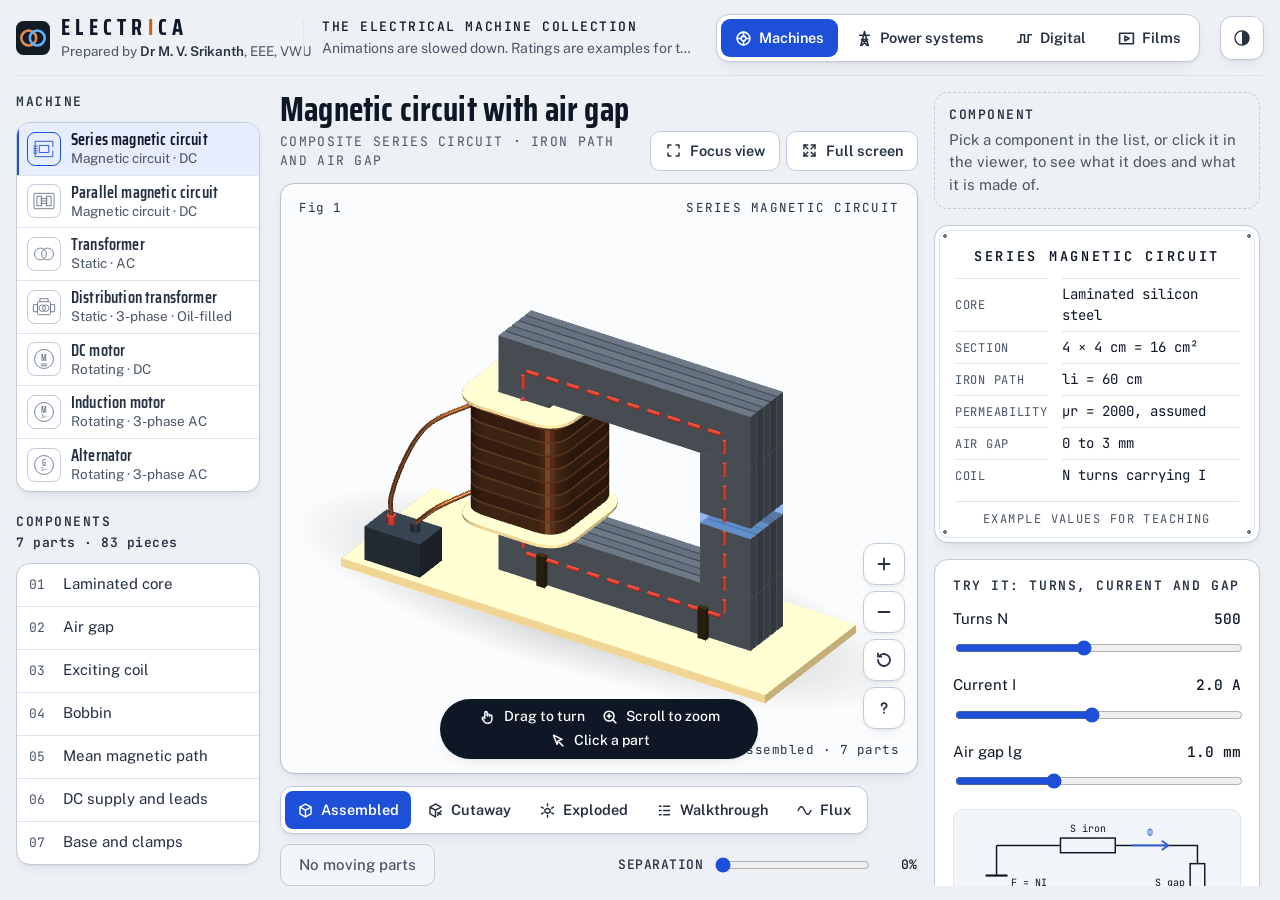
<file: index.html>
<!doctype html>
<html lang="en">
<head>
  <meta charset="utf-8">
  <meta name="viewport" content="width=device-width, initial-scale=1, viewport-fit=cover">
  <title>Electrica Machine Atlas</title>
  <meta name="description" content="Interactive 3D explorer of electrical machines: magnetic circuits, transformers, DC motor, induction motor and alternator, part by part, with the magnetic flux.">
  <link rel="icon" href="favicon.svg" type="image/svg+xml">
  <script>try { var t = localStorage.getItem('electrica-theme'); if (t === 'light' || t === 'dark') document.documentElement.setAttribute('data-theme', t); } catch (e) {}</script>
  <link rel="preconnect" href="https://fonts.googleapis.com">
  <link rel="preconnect" href="https://fonts.gstatic.com" crossorigin>
  <link href="https://fonts.googleapis.com/css2?family=Saira+Condensed:wght@500;600;700&family=Public+Sans:wght@400;500;600;700&family=JetBrains+Mono:wght@400;500;600&display=swap" rel="stylesheet">
  <link rel="stylesheet" href="css/base.css">
  <link rel="stylesheet" href="css/style.css">
  <link rel="stylesheet" href="css/fresh.css">
</head>
<body>
<div class="app" id="app">
  <header class="top">
    <div class="brand">
      <svg class="logo" viewBox="0 0 32 32" aria-hidden="true"><rect width="32" height="32" rx="7" fill="#121C25"/><circle cx="12" cy="16" r="7" fill="none" stroke="#E38A50" stroke-width="2.4"/><circle cx="20" cy="16" r="7" fill="none" stroke="#5DB1FF" stroke-width="2.4"/></svg>
      <div class="brand-t">
        <p class="word">Electr<span>i</span>ca</p>
        <p class="credit">Prepared by <b>Dr M. V. Srikanth</b>, EEE, VWU</p>
      </div>
    </div>
    <div class="section">
      <p class="sec-t">The electrical machine collection</p>
      <p class="sec-s">Animations are slowed down. Ratings are examples for teaching.</p>
    </div>
    <nav class="sitenav" aria-label="Sections">
      <a href="index.html" aria-current="page"><svg viewBox="0 0 16 16" aria-hidden="true"><circle cx="8" cy="8" r="6"/><circle cx="8" cy="8" r="2.2"/><path d="M8 2v3.8M8 10.2V14M2 8h3.8M10.2 8H14"/></svg>Machines</a>
      <a href="substation.html"><svg viewBox="0 0 16 16" aria-hidden="true"><path d="M8 1.5 4.5 14.5M8 1.5l3.5 13M3.5 5h9M5.2 9h5.6M5.9 9l4.6 5.5M10.1 9l-4.6 5.5"/></svg>Power systems</a>
      <a href="digital.html"><svg viewBox="0 0 16 16" aria-hidden="true"><path d="M1.5 11.5h3v-7h3.5v7h3.5v-7h3"/></svg>Digital</a>
      <a href="films.html"><svg viewBox="0 0 16 16" aria-hidden="true"><rect x="1.5" y="3" width="13" height="10"/><path d="M6.5 5.8v4.4L10.4 8z"/></svg>Films</a>
    </nav>
    <button type="button" class="theme-btn" id="themeBtn" data-mode="auto" aria-label="Colour theme">
      <svg class="i-auto" viewBox="0 0 24 24" aria-hidden="true"><circle cx="12" cy="12" r="8.5"/><path class="fillc" d="M12 3.5a8.5 8.5 0 0 1 0 17z"/></svg>
      <svg class="i-light" viewBox="0 0 24 24" aria-hidden="true"><circle cx="12" cy="12" r="4"/><path d="M12 2.5v2.2M12 19.3v2.2M2.5 12h2.2M19.3 12h2.2M5.3 5.3l1.6 1.6M17.1 17.1l1.6 1.6M5.3 18.7l1.6-1.6M17.1 6.9l1.6-1.6"/></svg>
      <svg class="i-dark" viewBox="0 0 24 24" aria-hidden="true"><path d="M20 14.5A8.5 8.5 0 0 1 9.5 4a8.5 8.5 0 1 0 10.5 10.5z"/></svg>
    </button>
  </header>

  <div class="rail">
    <section class="mach" aria-labelledby="machH">
      <h2 class="eyebrow" id="machH">Machine</h2>
      <div class="machines" id="machines"></div>
    </section>

    <section class="partsSec" aria-labelledby="partsH">
      <h2 class="eyebrow" id="partsH">Components <span id="count"></span></h2>
      <ol class="parts" id="parts"></ol>
    </section>
  </div>

  <main class="bay">
    <div class="viewer" id="viewer">
      <div class="vhead">
        <div class="bay-head">
          <h1 id="mName">Electrical machines</h1>
          <p id="mSub">Loading</p>
        </div>
        <div class="viewtools">
          <button type="button" class="tool" id="focusBtn" aria-pressed="false">Focus view</button>
          <button type="button" class="tool" id="fsBtn" hidden>Full screen</button>
        </div>
      </div>
      <!-- the figure card: Fig number, title, hint and live readout sit in its corners -->
      <div class="stage" id="stage">
        <div class="markers" id="markers" hidden></div>
        <div class="status" id="status">Preparing machine geometry</div>
        <p class="corner c-fig" id="cFig">Fig 1</p>
        <p class="corner c-title" id="cTitle"></p>
        <p class="corner c-hint" title="Drag to orbit · Scroll or pinch to zoom · Click a part">Drag to orbit · Click a part</p>
        <p class="corner c-read" id="cRead"></p>
        <div class="scope" id="scope" hidden>
          <div class="legend" id="legend"></div>
          <canvas id="scopeC" aria-label="Waveforms for this machine"></canvas>
          <p class="scope-note" id="scopeNote"></p>
        </div>
      </div>
      <div class="dock">
        <div class="walk" id="walk" hidden>
          <button type="button" id="prev">Previous</button>
          <p id="walkText"></p>
          <button type="button" id="next">Next</button>
        </div>
        <div class="controls">
          <div class="seg" role="group" aria-label="View">
            <button type="button" data-mode="assembled" aria-pressed="true">Assembled</button>
            <button type="button" data-mode="cutaway" aria-pressed="false">Cutaway</button>
            <button type="button" data-mode="exploded" aria-pressed="false">Exploded</button>
            <button type="button" data-mode="walkthrough" aria-pressed="false">Walkthrough</button>
            <button type="button" data-mode="flux" aria-pressed="false">Flux</button>
          </div>
          <button type="button" class="run" id="run" aria-pressed="false">Run</button>
          <label class="slider" for="sep">Separation <input type="range" id="sep" min="0" max="100" value="0"><output id="sepOut" for="sep">0%</output></label>
        </div>
      </div>
    </div>
  </main>

  <aside class="info" id="info">
    <section class="detail empty" id="detail" aria-live="polite"></section>
    <section class="plate" id="plate" aria-label="Rating plate"></section>
    <section class="calc" id="calc" hidden></section>
    <section class="principle" id="principle"></section>
  </aside>
</div>

<!-- Header theme switch (light, dark or follow the computer) -->
<script src="js/site.js"></script>
<script src="js/ux.js"></script>

<!-- 3D library (three.js r128), kept in this folder so the site also works offline -->
<script src="js/vendor/three.min.js"></script>
<script src="js/vendor/OrbitControls.js"></script>

<!-- The viewer and page logic -->
<script src="js/core.js"></script>

<!-- One file per machine. They appear in the list in this order.
     To add a machine: copy js/machines/_template.js, then add its script line here. -->
<script src="js/machines/magnetic-circuit-series.js"></script>
<script src="js/machines/magnetic-circuit-parallel.js"></script>
<script src="js/machines/transformer.js"></script>
<script src="js/machines/distribution-transformer.js"></script>
<script src="js/machines/dc-motor.js"></script>
<script src="js/machines/induction-motor.js"></script>
<script src="js/machines/alternator.js"></script>

<script>Electrica.start();</script>
</body>
</html>
</file>
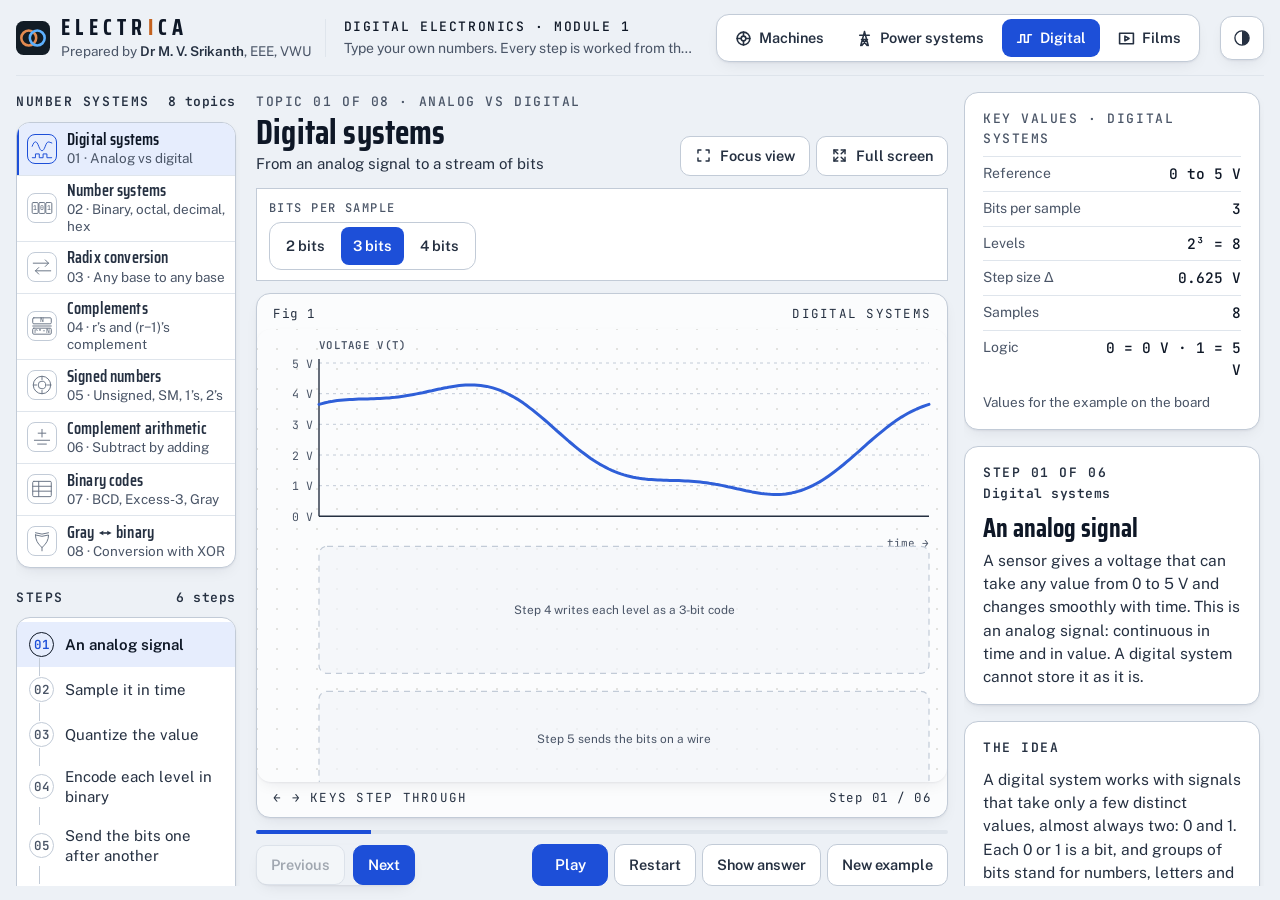
<file: digital.html>
<!doctype html>
<html lang="en">
<head>
  <meta charset="utf-8">
  <meta name="viewport" content="width=device-width, initial-scale=1, viewport-fit=cover">
  <title>Electrica Number Systems</title>
  <meta name="description" content="Module 1 of digital electronics, worked step by step: number systems, radix conversion, complements, signed numbers, complement arithmetic and binary codes.">
  <link rel="icon" href="favicon.svg" type="image/svg+xml">
  <script>try { var t = localStorage.getItem('electrica-theme'); if (t === 'light' || t === 'dark') document.documentElement.setAttribute('data-theme', t); } catch (e) {}</script>
  <link rel="preconnect" href="https://fonts.googleapis.com">
  <link rel="preconnect" href="https://fonts.gstatic.com" crossorigin>
  <link href="https://fonts.googleapis.com/css2?family=Saira+Condensed:wght@500;600;700&family=Public+Sans:wght@400;500;600;700&family=JetBrains+Mono:wght@400;500;600;700&display=swap" rel="stylesheet">
  <link rel="stylesheet" href="css/base.css">
  <link rel="stylesheet" href="css/digital.css">
  <link rel="stylesheet" href="css/fresh.css">
</head>
<body>
<div class="app" id="app">
  <header class="top">
    <div class="brand">
      <svg class="logo" viewBox="0 0 32 32" aria-hidden="true"><rect width="32" height="32" rx="7" fill="#121C25"/><circle cx="12" cy="16" r="7" fill="none" stroke="#E38A50" stroke-width="2.4"/><circle cx="20" cy="16" r="7" fill="none" stroke="#5DB1FF" stroke-width="2.4"/></svg>
      <div class="brand-t">
        <p class="word">Electr<span>i</span>ca</p>
        <p class="credit">Prepared by <b>Dr M. V. Srikanth</b>, EEE, VWU</p>
      </div>
    </div>
    <div class="section">
      <p class="sec-t">Digital electronics · Module 1</p>
      <p class="sec-s">Type your own numbers. Every step is worked from them.</p>
    </div>
    <nav class="sitenav" aria-label="Sections">
      <a href="index.html"><svg viewBox="0 0 16 16" aria-hidden="true"><circle cx="8" cy="8" r="6"/><circle cx="8" cy="8" r="2.2"/><path d="M8 2v3.8M8 10.2V14M2 8h3.8M10.2 8H14"/></svg>Machines</a>
      <a href="substation.html"><svg viewBox="0 0 16 16" aria-hidden="true"><path d="M8 1.5 4.5 14.5M8 1.5l3.5 13M3.5 5h9M5.2 9h5.6M5.9 9l4.6 5.5M10.1 9l-4.6 5.5"/></svg>Power systems</a>
      <a href="digital.html" aria-current="page"><svg viewBox="0 0 16 16" aria-hidden="true"><path d="M1.5 11.5h3v-7h3.5v7h3.5v-7h3"/></svg>Digital</a>
      <a href="films.html"><svg viewBox="0 0 16 16" aria-hidden="true"><rect x="1.5" y="3" width="13" height="10"/><path d="M6.5 5.8v4.4L10.4 8z"/></svg>Films</a>
    </nav>
    <button type="button" class="theme-btn" id="themeBtn" data-mode="auto" aria-label="Colour theme">
      <svg class="i-auto" viewBox="0 0 24 24" aria-hidden="true"><circle cx="12" cy="12" r="8.5"/><path class="fillc" d="M12 3.5a8.5 8.5 0 0 1 0 17z"/></svg>
      <svg class="i-light" viewBox="0 0 24 24" aria-hidden="true"><circle cx="12" cy="12" r="4"/><path d="M12 2.5v2.2M12 19.3v2.2M2.5 12h2.2M19.3 12h2.2M5.3 5.3l1.6 1.6M17.1 17.1l1.6 1.6M5.3 18.7l1.6-1.6M17.1 6.9l1.6-1.6"/></svg>
      <svg class="i-dark" viewBox="0 0 24 24" aria-hidden="true"><path d="M20 14.5A8.5 8.5 0 0 1 9.5 4a8.5 8.5 0 1 0 10.5 10.5z"/></svg>
    </button>
  </header>

  <div class="rail">
    <section class="topicsSec" aria-labelledby="topH">
      <h2 class="eyebrow" id="topH">Number systems <span>8 topics</span></h2>
      <div class="topics" id="topics"></div>
    </section>

    <section class="stepsSec" aria-labelledby="stepsH">
      <h2 class="eyebrow" id="stepsH">Steps <span id="stepCount"></span></h2>
      <ol class="parts" id="steps"></ol>
    </section>
  </div>

  <main class="bay">
    <div class="board" id="board">
      <div class="bhead">
        <div>
          <p class="kicker" id="tKick">Module 1</p>
          <h1 id="tName">Number systems</h1>
          <p id="tSub">Loading</p>
        </div>
        <div class="viewtools">
          <button type="button" class="tool" id="focusBtn" aria-pressed="false">Focus view</button>
          <button type="button" class="tool" id="fsBtn" hidden>Full screen</button>
        </div>
      </div>
      <div class="ctrls" id="ctrlBar">
        <div class="ctrls-in" id="ctrls"></div>
        <p class="ctrl-err" id="ctrlErr" role="status" hidden></p>
      </div>
      <!-- the figure card: Fig number, title, hint and live readout sit in its corners -->
      <div class="fig">
        <div class="fig-row"><p class="corner c-fig" id="cFig">Fig 1</p><p class="corner c-title" id="cTitle"></p></div>
        <div class="stage" id="stage"><div class="vz" id="vz"><p class="vz-msg">Preparing the drawing board</p></div></div>
        <div class="fig-row"><p class="corner c-hint">← → keys step through</p><p class="corner c-read" id="cRead"></p></div>
      </div>
      <div class="dock">
        <div class="prog" aria-hidden="true"><i id="progBar"></i></div>
        <div class="walk">
          <button type="button" class="navbtn" id="prev">Previous</button>
          <p id="walkText" aria-live="polite"></p>
          <button type="button" class="navbtn primary" id="next">Next</button>
        </div>
        <div class="dock-x">
          <button type="button" class="run" id="play" aria-pressed="false">Play</button>
          <button type="button" class="tool" id="first">Restart</button>
          <button type="button" class="tool" id="last">Show answer</button>
          <button type="button" class="tool" id="rnd">New example</button>
        </div>
      </div>
    </div>
  </main>

  <aside class="info">
    <section class="plate" id="plate" aria-label="Key values"></section>
    <section class="detail" id="detail" aria-live="polite"></section>
    <section class="principle" id="principle"></section>
    <section class="slipsSec" id="slips"></section>
  </aside>
</div>

<!-- Header theme switch (light, dark or follow the computer) -->
<script src="js/site.js"></script>
<script src="js/ux.js"></script>

<script src="js/digital/core.js"></script>
<script src="js/digital/topics/01-digital-systems.js"></script>
<script src="js/digital/topics/02-number-systems.js"></script>
<script src="js/digital/topics/03-radix-conversion.js"></script>
<script src="js/digital/topics/04-complements.js"></script>
<script src="js/digital/topics/05-signed-numbers.js"></script>
<script src="js/digital/topics/06-complement-arithmetic.js"></script>
<script src="js/digital/topics/07-binary-codes.js"></script>
<script src="js/digital/topics/08-gray-binary.js"></script>
<script>ND.start();</script>
</body>
</html>
</file>
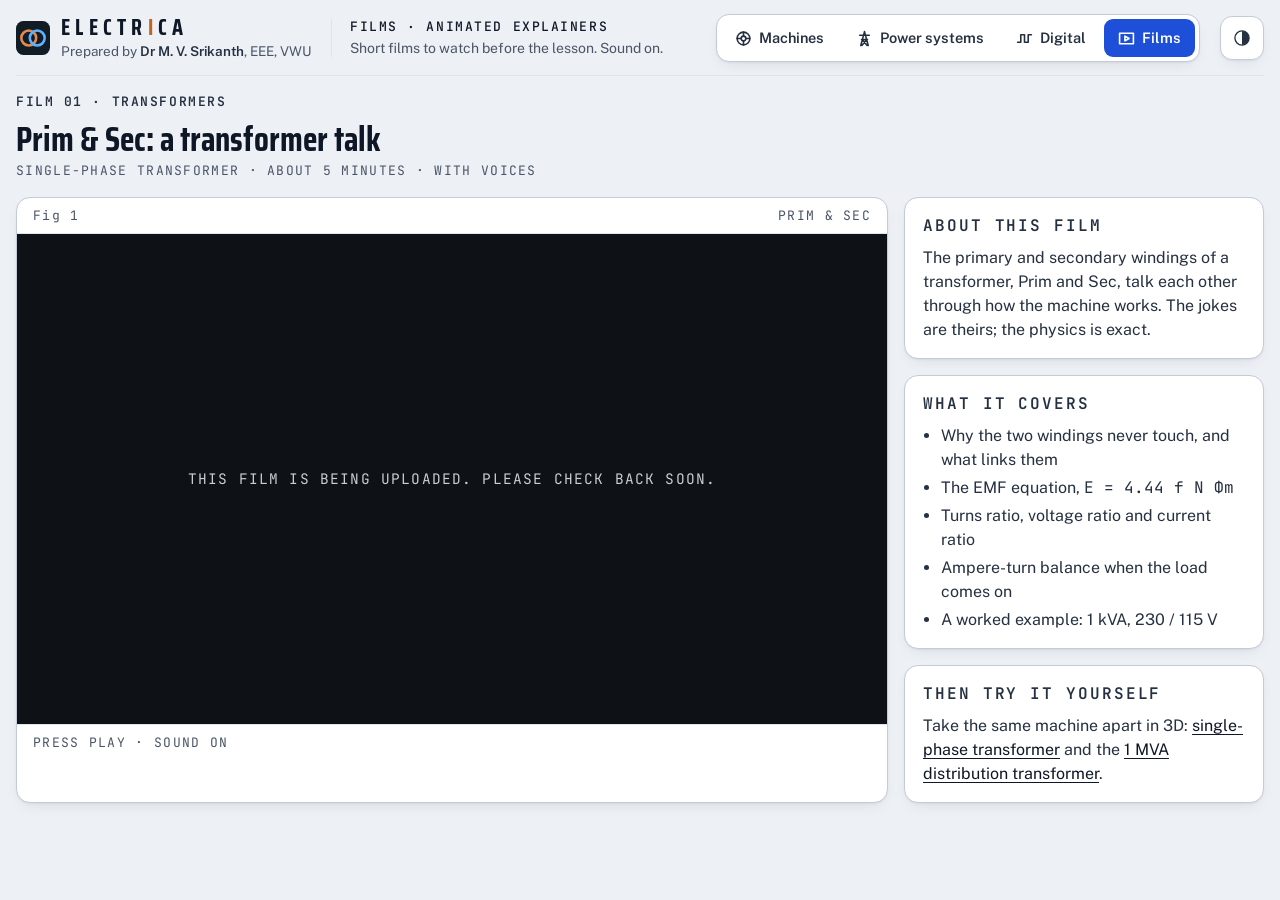
<file: films.html>
<!doctype html>
<html lang="en">
<head>
  <meta charset="utf-8">
  <meta name="viewport" content="width=device-width, initial-scale=1, viewport-fit=cover">
  <title>Electrica Films</title>
  <meta name="description" content="Short animated films for electrical engineering: Prim and Sec, the two windings of a transformer, talk through how it works.">
  <link rel="icon" href="favicon.svg" type="image/svg+xml">
  <script>try { var t = localStorage.getItem('electrica-theme'); if (t === 'light' || t === 'dark') document.documentElement.setAttribute('data-theme', t); } catch (e) {}</script>
  <link rel="preconnect" href="https://fonts.googleapis.com">
  <link rel="preconnect" href="https://fonts.gstatic.com" crossorigin>
  <link href="https://fonts.googleapis.com/css2?family=Saira+Condensed:wght@500;600;700&family=Public+Sans:wght@400;500;600;700&family=JetBrains+Mono:wght@400;500;600;700&display=swap" rel="stylesheet">
  <link rel="stylesheet" href="css/base.css">
  <link rel="stylesheet" href="css/films.css">
  <link rel="stylesheet" href="css/fresh.css">
</head>
<body>
<div class="app" id="app">
  <header class="top">
    <div class="brand">
      <svg class="logo" viewBox="0 0 32 32" aria-hidden="true"><rect width="32" height="32" rx="7" fill="#121C25"/><circle cx="12" cy="16" r="7" fill="none" stroke="#E38A50" stroke-width="2.4"/><circle cx="20" cy="16" r="7" fill="none" stroke="#5DB1FF" stroke-width="2.4"/></svg>
      <div class="brand-t">
        <p class="word">Electr<span>i</span>ca</p>
        <p class="credit">Prepared by <b>Dr M. V. Srikanth</b>, EEE, VWU</p>
      </div>
    </div>
    <div class="section">
      <p class="sec-t">Films · Animated explainers</p>
      <p class="sec-s">Short films to watch before the lesson. Sound on.</p>
    </div>
    <nav class="sitenav" aria-label="Sections">
      <a href="index.html"><svg viewBox="0 0 16 16" aria-hidden="true"><circle cx="8" cy="8" r="6"/><circle cx="8" cy="8" r="2.2"/><path d="M8 2v3.8M8 10.2V14M2 8h3.8M10.2 8H14"/></svg>Machines</a>
      <a href="substation.html"><svg viewBox="0 0 16 16" aria-hidden="true"><path d="M8 1.5 4.5 14.5M8 1.5l3.5 13M3.5 5h9M5.2 9h5.6M5.9 9l4.6 5.5M10.1 9l-4.6 5.5"/></svg>Power systems</a>
      <a href="digital.html"><svg viewBox="0 0 16 16" aria-hidden="true"><path d="M1.5 11.5h3v-7h3.5v7h3.5v-7h3"/></svg>Digital</a>
      <a href="films.html" aria-current="page"><svg viewBox="0 0 16 16" aria-hidden="true"><rect x="1.5" y="3" width="13" height="10"/><path d="M6.5 5.8v4.4L10.4 8z"/></svg>Films</a>
    </nav>
    <button type="button" class="theme-btn" id="themeBtn" data-mode="auto" aria-label="Colour theme">
      <svg class="i-auto" viewBox="0 0 24 24" aria-hidden="true"><circle cx="12" cy="12" r="8.5"/><path class="fillc" d="M12 3.5a8.5 8.5 0 0 1 0 17z"/></svg>
      <svg class="i-light" viewBox="0 0 24 24" aria-hidden="true"><circle cx="12" cy="12" r="4"/><path d="M12 2.5v2.2M12 19.3v2.2M2.5 12h2.2M19.3 12h2.2M5.3 5.3l1.6 1.6M17.1 17.1l1.6 1.6M5.3 18.7l1.6-1.6M17.1 6.9l1.6-1.6"/></svg>
      <svg class="i-dark" viewBox="0 0 24 24" aria-hidden="true"><path d="M20 14.5A8.5 8.5 0 0 1 9.5 4a8.5 8.5 0 1 0 10.5 10.5z"/></svg>
    </button>
  </header>

  <main class="films">
    <div class="bay-top">
      <div class="bay-head">
        <p class="eyebrow">Film 01 · Transformers</p>
        <h1>Prim &amp; Sec: a transformer talk</h1>
        <p>Single-phase transformer · about 5 minutes · with voices</p>
      </div>
    </div>

    <figure class="fig film">
      <div class="fig-row"><span class="corner c-fig">Fig 1</span><span class="corner c-title">Prim &amp; Sec</span></div>
      <div class="stage">
        <video id="film" controls playsinline preload="metadata" poster="media/prim-sec-poster.jpg">
          <source src="media/prim-sec-transformer-talk.mp4" type="video/mp4">
          Your browser cannot play this video. <a href="media/prim-sec-transformer-talk.mp4">Download the film</a>.
        </video>
        <p class="film-soon" id="filmSoon" hidden>This film is being uploaded. Please check back soon.</p>
      </div>
      <div class="fig-row"><span class="corner c-hint">Press play · Sound on</span><span class="corner c-read" id="filmRead">0:00</span></div>
    </figure>

    <aside class="film-info">
      <section class="card">
        <p class="eyebrow">About this film</p>
        <p>The primary and secondary windings of a transformer, Prim and Sec, talk each other through how the machine works. The jokes are theirs; the physics is exact.</p>
      </section>
      <section class="card">
        <p class="eyebrow">What it covers</p>
        <ul>
          <li>Why the two windings never touch, and what links them</li>
          <li>The EMF equation, <span class="mono">E = 4.44 f N &Phi;m</span></li>
          <li>Turns ratio, voltage ratio and current ratio</li>
          <li>Ampere-turn balance when the load comes on</li>
          <li>A worked example: 1 kVA, 230 / 115 V</li>
        </ul>
      </section>
      <section class="card">
        <p class="eyebrow">Then try it yourself</p>
        <p>Take the same machine apart in 3D: <a href="index.html#transformer">single-phase transformer</a> and the <a href="index.html#distribution-transformer">1 MVA distribution transformer</a>.</p>
      </section>
    </aside>
  </main>
</div>

<script src="js/site.js"></script>
<script src="js/ux.js"></script>
<script>
(function () {
  var v = document.getElementById('film'), r = document.getElementById('filmRead');
  function f(t) { t = Math.floor(t || 0); return Math.floor(t / 60) + ':' + ('0' + (t % 60)).slice(-2); }
  function show() { r.textContent = f(v.currentTime) + (isFinite(v.duration) ? ' / ' + f(v.duration) : ''); }
  ['timeupdate', 'loadedmetadata', 'seeked'].forEach(function (e) { v.addEventListener(e, show); });
  // if the video file is not on the site yet, say so instead of showing a broken player
  function missing() { v.hidden = true; document.getElementById('filmSoon').hidden = false; r.textContent = ''; }
  v.addEventListener('error', missing);
  var src = v.querySelector('source'); if (src) src.addEventListener('error', missing);
})();
</script>
</body>
</html>
</file>
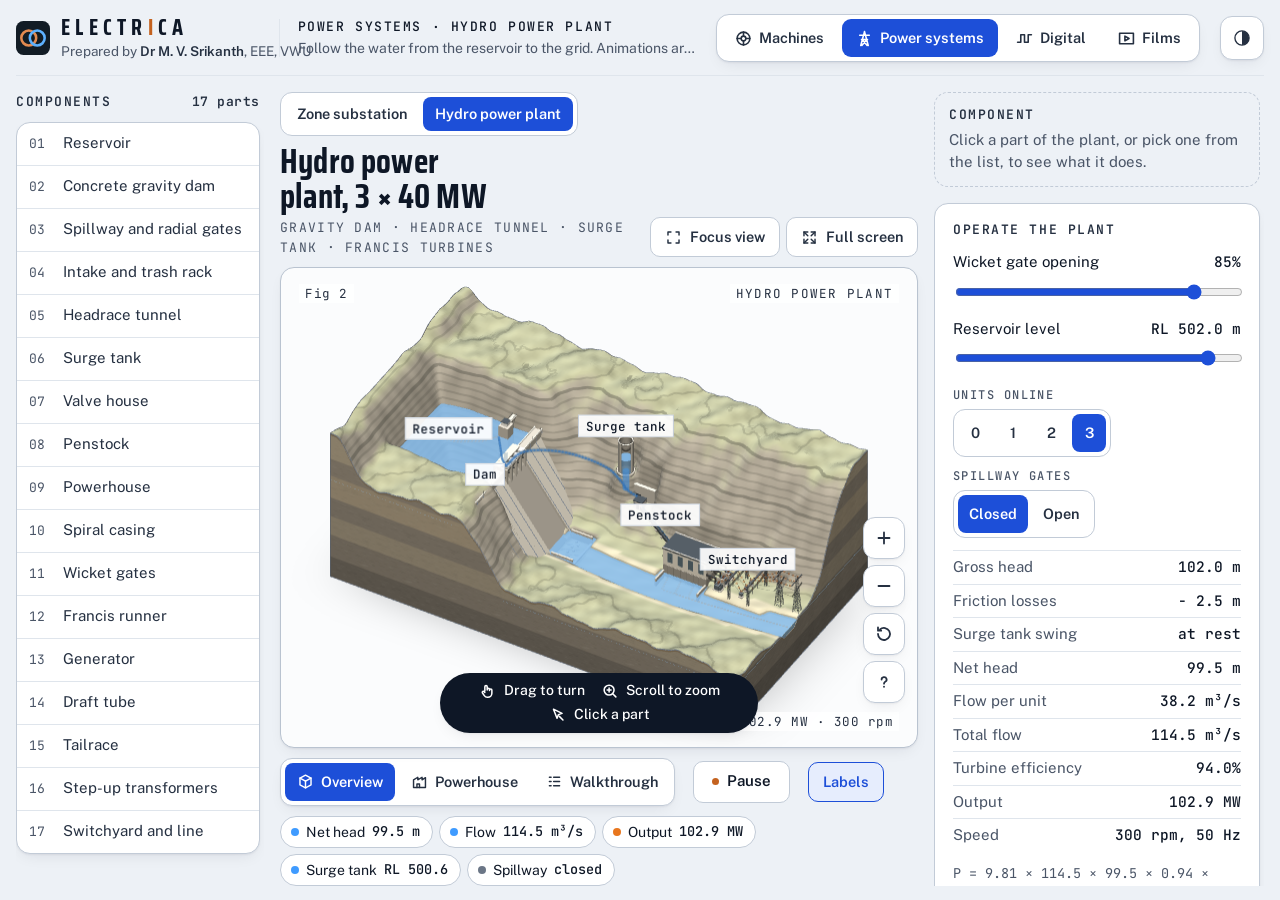
<file: hydro.html>
<!doctype html>
<html lang="en">
<head>
  <meta charset="utf-8">
  <meta name="viewport" content="width=device-width, initial-scale=1, viewport-fit=cover">
  <title>Electrica Hydro Plant</title>
  <meta name="description" content="A hydro power plant in 3D: follow the water from the reservoir through the tunnel, surge tank and penstock to three Francis turbines, operate the gates and see the head, flow and power.">
  <link rel="icon" href="favicon.svg" type="image/svg+xml">
  <script>try { var t = localStorage.getItem('electrica-theme'); if (t === 'light' || t === 'dark') document.documentElement.setAttribute('data-theme', t); } catch (e) {}</script>
  <link rel="preconnect" href="https://fonts.googleapis.com">
  <link rel="preconnect" href="https://fonts.gstatic.com" crossorigin>
  <link href="https://fonts.googleapis.com/css2?family=Saira+Condensed:wght@500;600;700&family=Public+Sans:wght@400;500;600;700&family=JetBrains+Mono:wght@400;500;600&display=swap" rel="stylesheet">
  <link rel="stylesheet" href="css/base.css">
  <link rel="stylesheet" href="css/style.css">
  <link rel="stylesheet" href="css/hydro.css">
  <link rel="stylesheet" href="css/fresh.css">
</head>
<body>
<div class="app hydro" id="app">
  <header class="top">
    <div class="brand">
      <svg class="logo" viewBox="0 0 32 32" aria-hidden="true"><rect width="32" height="32" rx="7" fill="#121C25"/><circle cx="12" cy="16" r="7" fill="none" stroke="#E38A50" stroke-width="2.4"/><circle cx="20" cy="16" r="7" fill="none" stroke="#5DB1FF" stroke-width="2.4"/></svg>
      <div class="brand-t">
        <p class="word">Electr<span>i</span>ca</p>
        <p class="credit">Prepared by <b>Dr M. V. Srikanth</b>, EEE, VWU</p>
      </div>
    </div>
    <div class="section">
      <p class="sec-t">Power systems · Hydro power plant</p>
      <p class="sec-s">Follow the water from the reservoir to the grid. Animations are slowed down.</p>
    </div>
    <nav class="sitenav" aria-label="Sections">
      <a href="index.html"><svg viewBox="0 0 16 16" aria-hidden="true"><circle cx="8" cy="8" r="6"/><circle cx="8" cy="8" r="2.2"/><path d="M8 2v3.8M8 10.2V14M2 8h3.8M10.2 8H14"/></svg>Machines</a>
      <a href="substation.html" aria-current="page"><svg viewBox="0 0 16 16" aria-hidden="true"><path d="M8 1.5 4.5 14.5M8 1.5l3.5 13M3.5 5h9M5.2 9h5.6M5.9 9l4.6 5.5M10.1 9l-4.6 5.5"/></svg>Power systems</a>
      <a href="digital.html"><svg viewBox="0 0 16 16" aria-hidden="true"><path d="M1.5 11.5h3v-7h3.5v7h3.5v-7h3"/></svg>Digital</a>
      <a href="films.html"><svg viewBox="0 0 16 16" aria-hidden="true"><rect x="1.5" y="3" width="13" height="10"/><path d="M6.5 5.8v4.4L10.4 8z"/></svg>Films</a>
    </nav>
    <button type="button" class="theme-btn" id="themeBtn" data-mode="auto" aria-label="Colour theme">
      <svg class="i-auto" viewBox="0 0 24 24" aria-hidden="true"><circle cx="12" cy="12" r="8.5"/><path class="fillc" d="M12 3.5a8.5 8.5 0 0 1 0 17z"/></svg>
      <svg class="i-light" viewBox="0 0 24 24" aria-hidden="true"><circle cx="12" cy="12" r="4"/><path d="M12 2.5v2.2M12 19.3v2.2M2.5 12h2.2M19.3 12h2.2M5.3 5.3l1.6 1.6M17.1 17.1l1.6 1.6M5.3 18.7l1.6-1.6M17.1 6.9l1.6-1.6"/></svg>
      <svg class="i-dark" viewBox="0 0 24 24" aria-hidden="true"><path d="M20 14.5A8.5 8.5 0 0 1 9.5 4a8.5 8.5 0 1 0 10.5 10.5z"/></svg>
    </button>
  </header>

  <div class="rail">
    <section class="partsSec" aria-labelledby="partsH">
      <h2 class="eyebrow" id="partsH">Components <span id="count"></span></h2>
      <ol class="parts" id="parts"></ol>
    </section>
  </div>

  <main class="bay">
    <div class="viewer" id="viewer">
      <div class="vhead">
        <div class="bay-head">
          <nav class="models" aria-label="Power systems models">
            <a href="substation.html">Zone substation</a>
            <a href="hydro.html" aria-current="page">Hydro power plant</a>
          </nav>
          <h1>Hydro power plant, 3 × 40 MW</h1>
          <p>Gravity dam · headrace tunnel · surge tank · Francis turbines</p>
        </div>
        <div class="viewtools">
          <button type="button" class="tool" id="focusBtn" aria-pressed="false">Focus view</button>
          <button type="button" class="tool" id="fsBtn" hidden>Full screen</button>
        </div>
      </div>
      <!-- the figure card: Fig number, title, hint and live readout sit in its corners -->
      <div class="stage" id="stage">
        <div class="labels" id="labels"></div>
        <div class="tip" id="tip" hidden></div>
        <div class="status" id="status">Building the plant</div>
        <p class="corner c-fig">Fig 2</p>
        <p class="corner c-title">Hydro power plant</p>
        <p class="corner c-hint" title="Drag to orbit · Right-drag to pan · Scroll to zoom · Click a part">Drag to orbit · Click a part</p>
        <p class="corner c-read" id="cRead"></p>
      </div>
      <div class="dock">
        <div class="walk" id="walk" hidden>
          <button type="button" id="prev">Previous</button>
          <p id="walkText"></p>
          <button type="button" id="next">Next</button>
        </div>
        <div class="controls">
          <div class="seg" role="group" aria-label="View">
            <button type="button" data-mode="overview" aria-pressed="true">Overview</button>
            <button type="button" data-mode="powerhouse" aria-pressed="false">Powerhouse</button>
            <button type="button" data-mode="walkthrough" aria-pressed="false">Walkthrough</button>
          </div>
          <button type="button" class="run" id="run" aria-pressed="true">Pause</button>
          <button type="button" class="tool" id="labelsBtn" aria-pressed="true">Labels</button>
        </div>
        <div class="supply" id="chips" aria-live="off"></div>
      </div>
    </div>
  </main>

  <aside class="info" id="info">
    <section class="detail empty" id="detail" aria-live="polite"></section>
    <section class="calc" id="ops"></section>
    <section class="plate" id="plate" aria-label="Rating plate"></section>
    <section class="principle" id="principle"></section>
  </aside>
</div>

<!-- Header theme switch (light, dark or follow the computer) -->
<script src="js/site.js"></script>
<script src="js/ux.js"></script>

<!-- 3D library (three.js r128), kept in this folder so the site also works offline -->
<script src="js/vendor/three.min.js"></script>
<script src="js/vendor/OrbitControls.js"></script>
<!-- the hydro plant: words, plant model, 3D model, page -->
<script src="js/power-systems/hydro/data.js"></script>
<script src="js/power-systems/hydro/model.js"></script>
<script src="js/power-systems/hydro/scene.js"></script>
<script src="js/power-systems/hydro/app.js"></script>
</body>
</html>
</file>
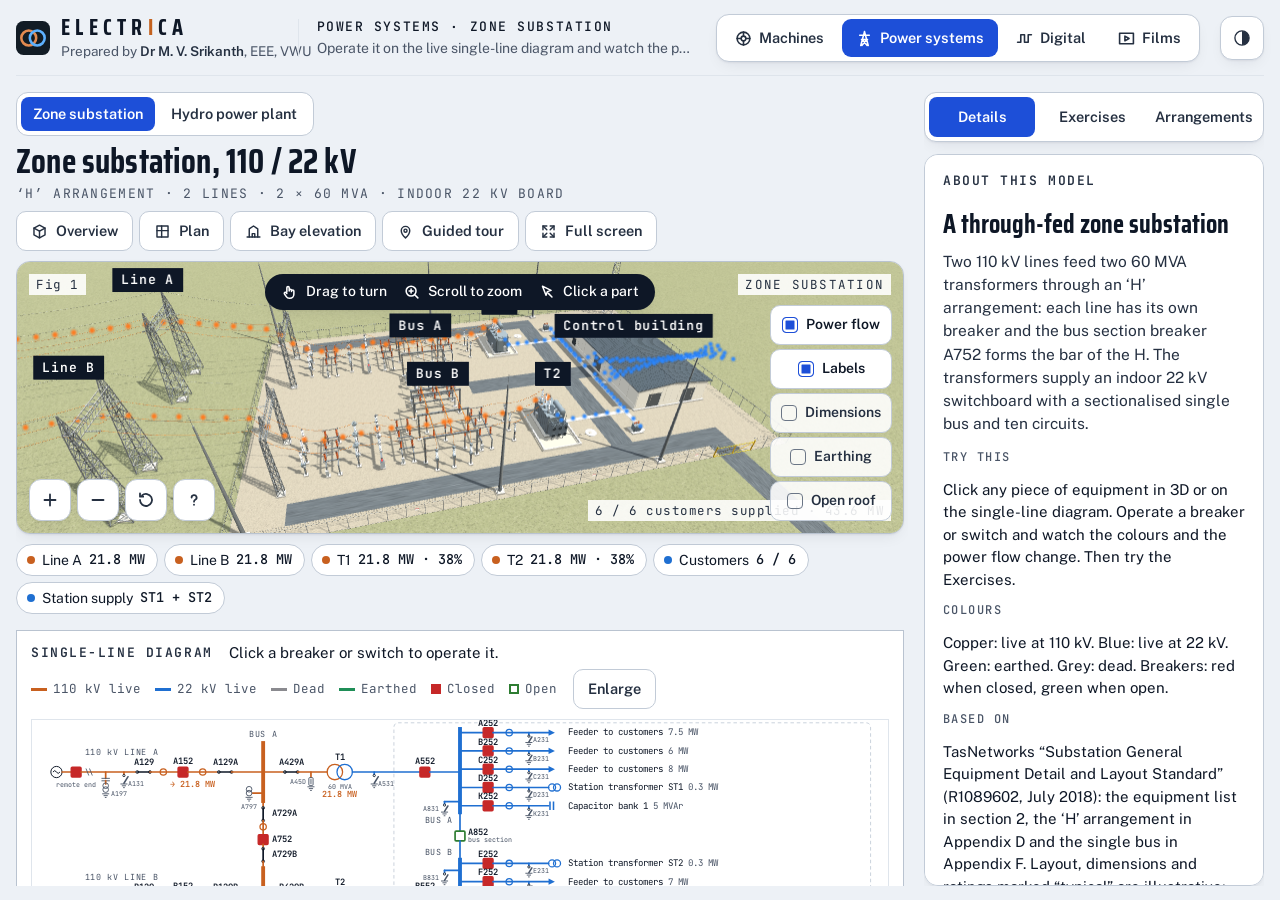
<file: substation.html>
<!doctype html>
<html lang="en">
<head>
  <meta charset="utf-8">
  <meta name="viewport" content="width=device-width, initial-scale=1, viewport-fit=cover">
  <title>Electrica Substation</title>
  <meta name="description" content="A working 110 / 22 kV zone substation in 3D: operate breakers and switches on a live single-line diagram, follow the power flow and practise switching.">
  <link rel="icon" href="favicon.svg" type="image/svg+xml">
  <script>try { var t = localStorage.getItem('electrica-theme'); if (t === 'light' || t === 'dark') document.documentElement.setAttribute('data-theme', t); } catch (e) {}</script>
  <link rel="preconnect" href="https://fonts.googleapis.com">
  <link rel="preconnect" href="https://fonts.gstatic.com" crossorigin>
  <link href="https://fonts.googleapis.com/css2?family=Saira+Condensed:wght@500;600;700&family=Public+Sans:wght@400;500;600;700&family=JetBrains+Mono:wght@400;500;600&display=swap" rel="stylesheet">
  <link rel="stylesheet" href="css/base.css">
  <link rel="stylesheet" href="css/style.css">
  <link rel="stylesheet" href="css/substation.css">
  <link rel="stylesheet" href="css/fresh.css">
</head>
<body>
<div class="sub-app" id="app">
  <header class="top">
    <div class="brand">
      <svg class="logo" viewBox="0 0 32 32" aria-hidden="true"><rect width="32" height="32" rx="7" fill="#121C25"/><circle cx="12" cy="16" r="7" fill="none" stroke="#E38A50" stroke-width="2.4"/><circle cx="20" cy="16" r="7" fill="none" stroke="#5DB1FF" stroke-width="2.4"/></svg>
      <div class="brand-t">
        <p class="word">Electr<span>i</span>ca</p>
        <p class="credit">Prepared by <b>Dr M. V. Srikanth</b>, EEE, VWU</p>
      </div>
    </div>
    <div class="section">
      <p class="sec-t">Power systems · Zone substation</p>
      <p class="sec-s">Operate it on the live single-line diagram and watch the power flow.</p>
    </div>
    <nav class="sitenav" aria-label="Sections">
      <a href="index.html"><svg viewBox="0 0 16 16" aria-hidden="true"><circle cx="8" cy="8" r="6"/><circle cx="8" cy="8" r="2.2"/><path d="M8 2v3.8M8 10.2V14M2 8h3.8M10.2 8H14"/></svg>Machines</a>
      <a href="substation.html" aria-current="page"><svg viewBox="0 0 16 16" aria-hidden="true"><path d="M8 1.5 4.5 14.5M8 1.5l3.5 13M3.5 5h9M5.2 9h5.6M5.9 9l4.6 5.5M10.1 9l-4.6 5.5"/></svg>Power systems</a>
      <a href="digital.html"><svg viewBox="0 0 16 16" aria-hidden="true"><path d="M1.5 11.5h3v-7h3.5v7h3.5v-7h3"/></svg>Digital</a>
      <a href="films.html"><svg viewBox="0 0 16 16" aria-hidden="true"><rect x="1.5" y="3" width="13" height="10"/><path d="M6.5 5.8v4.4L10.4 8z"/></svg>Films</a>
    </nav>
    <button type="button" class="theme-btn" id="themeBtn" data-mode="auto" aria-label="Colour theme">
      <svg class="i-auto" viewBox="0 0 24 24" aria-hidden="true"><circle cx="12" cy="12" r="8.5"/><path class="fillc" d="M12 3.5a8.5 8.5 0 0 1 0 17z"/></svg>
      <svg class="i-light" viewBox="0 0 24 24" aria-hidden="true"><circle cx="12" cy="12" r="4"/><path d="M12 2.5v2.2M12 19.3v2.2M2.5 12h2.2M19.3 12h2.2M5.3 5.3l1.6 1.6M17.1 17.1l1.6 1.6M5.3 18.7l1.6-1.6M17.1 6.9l1.6-1.6"/></svg>
      <svg class="i-dark" viewBox="0 0 24 24" aria-hidden="true"><path d="M20 14.5A8.5 8.5 0 0 1 9.5 4a8.5 8.5 0 1 0 10.5 10.5z"/></svg>
    </button>
  </header>

  <main class="sub-main">
    <section class="viewer sub-viewer" id="viewer" aria-label="3D substation">
      <div class="vhead">
        <div class="bay-head">
          <nav class="models" aria-label="Power systems models">
            <a href="substation.html" aria-current="page">Zone substation</a>
            <a href="hydro.html">Hydro power plant</a>
          </nav>
          <h1>Zone substation, 110 / 22 kV</h1>
          <p>‘H’ arrangement · 2 lines · 2 × 60 MVA · indoor 22 kV board</p>
        </div>
        <div class="viewtools" role="group" aria-label="Camera">
          <button type="button" class="tool" data-view="overview">Overview</button>
          <button type="button" class="tool" data-view="plan">Plan</button>
          <button type="button" class="tool" data-view="elevation">Bay elevation</button>
          <button type="button" class="tool tour-btn" id="tourBtn" aria-pressed="false">Guided tour</button>
          <button type="button" class="tool" id="fsBtn" hidden>Full screen</button>
        </div>
      </div>
      <!-- the figure card: Fig number, title, hint and live readout sit in its corners -->
      <div class="plate-wrap">
        <div class="stage" id="stage">
          <div class="labels" id="labels"></div>
          <div class="tip" id="tip" hidden></div>
          <div class="status" id="status">Building the substation</div>
          <p class="corner c-fig">Fig 1</p>
          <p class="corner c-title">Zone substation</p>
          <p class="corner c-hint" title="Drag to orbit · Right-drag to pan · Scroll to zoom · Click any equipment">Drag to orbit · Click any equipment</p>
          <p class="corner c-read" id="cRead"></p>
        </div>
        <div class="layers" role="group" aria-label="Layers">
          <button type="button" class="tool" data-layer="flow" aria-pressed="true">Power flow</button>
          <button type="button" class="tool" data-layer="labels" aria-pressed="true">Labels</button>
          <button type="button" class="tool" data-layer="dims" aria-pressed="false">Dimensions</button>
          <button type="button" class="tool" data-layer="earth" aria-pressed="false">Earthing</button>
          <button type="button" class="tool" data-layer="roof" aria-pressed="false">Open roof</button>
        </div>
      </div>
      <div class="supply" id="supply" aria-live="polite"></div>
      <div class="dock tourdock" id="tour" hidden>
        <div class="walk">
          <button type="button" id="tourPrev">Previous</button>
          <p id="tourText"></p>
          <button type="button" id="tourNext">Next</button>
        </div>
        <button type="button" class="tour-stop" id="tourStop">End tour</button>
      </div>
    </section>

    <section class="sld-panel" aria-labelledby="sldH">
      <div class="sld-head">
        <h2 class="eyebrow" id="sldH">Single-line diagram</h2>
        <p class="sld-msg" id="sldMsg" aria-live="polite">Click a breaker or switch to operate it.</p>
        <div class="sld-legend" aria-hidden="true">
          <span><i class="lg l110"></i>110 kV live</span>
          <span><i class="lg l22"></i>22 kV live</span>
          <span><i class="lg ldead"></i>Dead</span>
          <span><i class="lg learth"></i>Earthed</span>
          <span><i class="sq cbc"></i>Closed</span>
          <span><i class="sq cbo"></i>Open</span>
        </div>
        <button type="button" class="tool" id="sldSize" aria-pressed="false">Enlarge</button>
      </div>
      <div class="sld-wrap" id="sldWrap">
        <svg id="sld" viewBox="0 0 1180 330" role="img" aria-label="Live single-line diagram of the substation"></svg>
        <div class="pop" id="pop" role="dialog" aria-label="Operate" hidden></div>
      </div>
    </section>
  </main>

  <aside class="sub-side">
    <div class="tabs" role="tablist" aria-label="Panels">
      <button type="button" role="tab" id="t-details" aria-controls="p-details" aria-selected="true">Details</button>
      <button type="button" role="tab" id="t-ex" aria-controls="p-ex" aria-selected="false" tabindex="-1">Exercises</button>
      <button type="button" role="tab" id="t-arr" aria-controls="p-arr" aria-selected="false" tabindex="-1">Arrangements</button>
    </div>
    <section class="tabpanel" id="p-details" role="tabpanel" aria-labelledby="t-details"></section>
    <section class="tabpanel" id="p-ex" role="tabpanel" aria-labelledby="t-ex" hidden></section>
    <section class="tabpanel" id="p-arr" role="tabpanel" aria-labelledby="t-arr" hidden></section>
  </aside>
</div>

<!-- Header theme switch (light, dark or follow the computer) -->
<script src="js/site.js"></script>
<script src="js/ux.js"></script>

<!-- 3D library (three.js r128), kept in this folder so the site also works offline -->
<script src="js/vendor/three.min.js"></script>
<script src="js/vendor/OrbitControls.js"></script>
<!-- the substation: text, network logic, single-line diagram, 3D model, page -->
<script src="js/power-systems/substation/data.js"></script>
<script src="js/power-systems/substation/network.js"></script>
<script src="js/power-systems/substation/sld.js"></script>
<script src="js/power-systems/substation/scene.js"></script>
<script src="js/power-systems/substation/app.js"></script>
</body>
</html>
</file>
<file: css/base.css>
/* Electrica: the shared look for every page, after the Anatomy figure style
   (github.com/wheresryan22/anatomy): neutral paper tones, square cards with a hairline frame,
   small mono labels in the corners (Fig n, title, hint, live readout), one lit accent, and colour
   only where colour is the subject (phases, flux, live and dead circuits).
   Each page adds its own file after this one: style.css (Machines, Power systems) or digital.css. */
:root {
  /* paper */
  --bg: #F2F2EF;
  --panel: #FBFBFA;
  --raise: #FFFFFF;
  --sunk: #F4F4F1;
  --track: #E6E6E3;
  --track-on: #FFFFFF;
  /* ink, strongest first */
  --ink: #18181A;
  --ink2: #3F3F44;
  --muted: #66666B;
  /* tones for lines and frames: hi, mid, lo, faint */
  --hi: #26262A;
  --mid: #8A8A8F;
  --lo: #B4B4B8;
  --faint: #D9D9D7;
  --frame: #8A8A8F;
  --line: #E0E0DD;
  --line2: #B4B4B8;
  --lit: #000000;
  /* colour, only where colour is the subject */
  --red: #E5484D;
  --green: #30A46C;
  --blue: #3E63DD;
  --brand: #C4621F;
  --flux: #2F5FD8;
  --on-flux: #FFFFFF;
  --good: #23895A;
  --bad: #D93D42;
  --halo: #8A8A80;
  --lift: inset 0 1px 0 0 #FFFFFF, 0 0 0 1px #0000000F, 0 1px 1px -.5px #0000000A, 0 3px 3px -1.5px #0000000A, 0 6px 6px -3px #0000000A, 0 12px 12px -6px #0000000A;
  --ease: cubic-bezier(.32, .72, 0, 1);
  --r: 0px;
  --r-sm: 3px;
  --display: "Saira Condensed", "Arial Narrow", "Roboto Condensed", sans-serif;
  --body: "Public Sans", system-ui, -apple-system, "Segoe UI", sans-serif;
  --mono: "JetBrains Mono", ui-monospace, "SF Mono", Menlo, Consolas, monospace;
  color-scheme: light;
}
@media (prefers-color-scheme: dark) {
  :root:not([data-theme="light"]) {
    --bg: #0B0B0B; --panel: #131313; --raise: #1A1A1A; --sunk: #0F0F0F; --track: #0D0D0D; --track-on: #262626;
    --ink: #E8E8E8; --ink2: #B8B8B8; --muted: #8C8C8C;
    --hi: #D4D4D4; --mid: #6A6A6A; --lo: #3E3E3E; --faint: #2A2A2A; --frame: #5A5A5A; --line: #262626; --line2: #3E3E3E; --lit: #FFFFFF;
    --red: #FF6B6B; --green: #6BE0A0; --blue: #6B9BFF; --brand: #E8894C; --flux: #6B9BFF; --on-flux: #0B0B0B; --good: #6BE0A0; --bad: #FF6B6B;
    --halo: #050505;
    --lift: inset 0 1px 0 0 #FFFFFF0A, inset 0 0 0 1px #FFFFFF06, 0 0 0 1px #00000026, 0 1px 1px -.5px #00000014, 0 3px 3px -1.5px #00000014, 0 6px 6px -3px #00000014, 0 12px 12px -6px #00000014;
    color-scheme: dark;
  }
}
:root[data-theme="dark"] {
  --bg: #0B0B0B; --panel: #131313; --raise: #1A1A1A; --sunk: #0F0F0F; --track: #0D0D0D; --track-on: #262626;
  --ink: #E8E8E8; --ink2: #B8B8B8; --muted: #8C8C8C;
  --hi: #D4D4D4; --mid: #6A6A6A; --lo: #3E3E3E; --faint: #2A2A2A; --frame: #5A5A5A; --line: #262626; --line2: #3E3E3E; --lit: #FFFFFF;
  --red: #FF6B6B; --green: #6BE0A0; --blue: #6B9BFF; --brand: #E8894C; --flux: #6B9BFF; --on-flux: #0B0B0B; --good: #6BE0A0; --bad: #FF6B6B;
  --halo: #050505;
  --lift: inset 0 1px 0 0 #FFFFFF0A, inset 0 0 0 1px #FFFFFF06, 0 0 0 1px #00000026, 0 1px 1px -.5px #00000014, 0 3px 3px -1.5px #00000014, 0 6px 6px -3px #00000014, 0 12px 12px -6px #00000014;
  color-scheme: dark;
}

* { box-sizing: border-box; }
[hidden] { display: none !important; }
html { -webkit-text-size-adjust: 100%; text-size-adjust: 100%; }
body {
  background: var(--bg); color: var(--ink); font-family: var(--body); font-size: 16px; line-height: 1.5; margin: 0;
  padding-left: max(16px, env(safe-area-inset-left, 0px)); padding-right: max(16px, env(safe-area-inset-right, 0px));
  padding-bottom: 14px;
  -webkit-font-smoothing: antialiased;
}
button, input, select { font: inherit; color: inherit; }
button { -webkit-tap-highlight-color: transparent; }
:where(button, input, select, a, [tabindex]):focus-visible { outline: 2px solid var(--lit); outline-offset: 2px; }
p { margin: 0; }
.muted { color: var(--muted); }
.mono { font-family: var(--mono); }
input[type="range"] { accent-color: var(--ink); }

/* ---------- header: brand and credit, page title, sections, theme ---------- */
.top {
  grid-area: top; display: flex; flex-wrap: wrap; align-items: center; gap: 10px 18px;
  padding: 12px 0 11px; border-bottom: 1px solid var(--line);
}
.brand { display: flex; align-items: center; gap: 11px; min-width: 0; }
.logo { width: 34px; height: 34px; flex: none; display: block; }
.brand-t { min-width: 0; }
.word { font-family: var(--display); font-weight: 700; font-size: 22px; line-height: 1; letter-spacing: .24em; text-transform: uppercase; }
.word span { color: var(--brand); }
.credit { margin-top: 4px; font-size: 13.5px; line-height: 1.25; color: var(--muted); white-space: nowrap; }
.credit b { font-weight: 600; color: var(--ink2); }
.section { display: none; min-width: 0; flex: 0 1 auto; padding-left: 18px; border-left: 1px solid var(--line); }
.sec-t { font-family: var(--mono); font-weight: 500; font-size: 13px; line-height: 1.2; letter-spacing: .12em; text-transform: uppercase; color: var(--ink2); white-space: nowrap; }
.sec-s { margin-top: 4px; font-size: 14px; line-height: 1.3; color: var(--muted); white-space: nowrap; overflow: hidden; text-overflow: ellipsis; }

.sitenav { order: 3; flex: 1 1 100%; display: grid; grid-auto-flow: column; grid-auto-columns: 1fr; border: 1px solid var(--line2); }
.sitenav a {
  display: flex; align-items: center; justify-content: center; gap: 7px; padding: 8px 10px;
  font-family: var(--mono); font-size: 13px; font-weight: 500; letter-spacing: .1em; text-transform: uppercase; line-height: 1.2;
  color: var(--muted); text-decoration: none; white-space: nowrap; transition: color .15s, background .15s;
}
.sitenav a + a { border-left: 1px solid var(--line2); }
.sitenav a svg { width: 15px; height: 15px; flex: none; fill: none; stroke: currentColor; stroke-width: 1.5; stroke-linecap: round; stroke-linejoin: round; }
.sitenav a:hover { color: var(--ink); background: var(--panel); }
.sitenav a[aria-current="page"] { color: var(--panel); background: var(--ink); font-weight: 600; }

.theme-btn {
  margin-left: auto; flex: none; width: 36px; height: 36px; display: grid; place-items: center; padding: 0; cursor: pointer;
  border: 1px solid var(--line2); border-radius: 0; background: var(--panel); color: var(--ink2); transition: border-color .15s, color .15s;
}
.theme-btn:hover { border-color: var(--mid); color: var(--ink); }
.theme-btn svg { width: 17px; height: 17px; fill: none; stroke: currentColor; stroke-width: 1.6; stroke-linecap: round; stroke-linejoin: round; display: none; }
.theme-btn .fillc { fill: currentColor; stroke: none; }
.theme-btn[data-mode="auto"] .i-auto, .theme-btn[data-mode="light"] .i-light, .theme-btn[data-mode="dark"] .i-dark { display: block; }

@media (min-width: 760px) {
  .top { flex-wrap: nowrap; gap: 20px; }
  .sitenav { order: 0; flex: 0 0 auto; margin-left: auto; display: flex; }
  .sitenav a { padding: 9px 14px; }
  .theme-btn { margin-left: 0; }
}
@media (min-width: 1000px) {
  .section { display: block; }
}

/* ---------- the figure card: a hairline frame with mono labels in its corners ---------- */
.corner {
  position: absolute; z-index: 2; margin: 0; pointer-events: none;
  font-family: var(--mono); font-size: 12.5px; line-height: 1.2; letter-spacing: .04em; color: var(--muted);
  white-space: nowrap; overflow: hidden; text-overflow: ellipsis;
}
.c-fig { top: 16px; left: 18px; max-width: calc(30% - 24px); color: var(--ink2); }
.c-title { top: 16px; right: 18px; max-width: calc(70% - 24px); text-transform: uppercase; letter-spacing: .1em; }
.c-hint { bottom: 16px; left: 18px; max-width: calc(42% - 24px); text-transform: uppercase; letter-spacing: .1em; }
.c-read { bottom: 16px; right: 18px; max-width: calc(58% - 24px); color: var(--ink2); font-variant-numeric: tabular-nums; }
/* narrow cards: the hint sits above the readout, as in the Anatomy plate on phones */
@media (max-width: 560px) {
  .c-hint { bottom: 34px; max-width: calc(100% - 36px); }
  .c-read { max-width: calc(100% - 36px); }
}

/* ---------- labels, buttons, segmented choices ---------- */
.eyebrow {
  font-family: var(--mono); font-weight: 500; font-size: 13px; letter-spacing: .12em; text-transform: uppercase; color: var(--muted);
  margin: 0 0 10px; display: flex; flex-wrap: wrap; align-items: baseline; justify-content: space-between; gap: 2px 8px;
}
.eyebrow span { letter-spacing: .04em; text-transform: none; white-space: nowrap; }
.tool {
  border: 1px solid var(--line2); background: var(--panel); color: var(--ink2); border-radius: var(--r-sm); padding: 7px 12px;
  font-size: 14.5px; font-weight: 500; line-height: 1.25; cursor: pointer; white-space: nowrap;
  transition: border-color .15s, background .15s, color .15s;
}
.tool:hover { border-color: var(--mid); color: var(--ink); }
.tool[aria-pressed="true"] { background: var(--ink); border-color: var(--ink); color: var(--panel); }
.tool:disabled, .tool[aria-disabled="true"] { opacity: .45; cursor: default; }

/* ---------- projector-size screens: the small labels grow with the page ---------- */
@media (min-width: 1600px) and (min-height: 900px) {
  body { font-size: 16px; }
  .corner { font-size: 14px; }
  .c-fig, .c-title { top: 18px; } .c-hint, .c-read { bottom: 18px; }
  .eyebrow, .sec-t, .sitenav a { font-size: 14px; }
  .credit, .sec-s { font-size: 14.5px; }
  .tool { font-size: 15px; }
  .word { font-size: 24px; }
}

@media (prefers-reduced-motion: reduce) {
  *, *::before, *::after { transition-duration: 0s !important; animation-duration: 0s !important; scroll-behavior: auto !important; }
}

/* four sections in the bar: tighten it on narrow phones so every link fits */
@media (max-width: 480px) {
  .sitenav a { padding: 8px 4px; gap: 5px; font-size: 10.5px; letter-spacing: .04em; }
  .sitenav a svg { width: 13px; height: 13px; }
}
</file>
<file: css/style.css>
/* Electrica Machines, and the 3D figure card shared with Power systems. Builds on base.css.
   Layout: the figure card fills the middle (heading above, controls below, Fig / title / hint /
   readout in its corners); the machine-and-components rail on the left and the information
   column on the right fold away in Focus view; one column on phones. */
:root {
  --copper: #A0521E;
  --stage: #FBFBFA;
  --bench: #ECECE9;
  --phR: #C0392B;
  --phY: #B4860C;
  --phB: #2D63AE;
}
@media (prefers-color-scheme: dark) {
  :root:not([data-theme="light"]) { --copper: #E38A50; --stage: #131313; --bench: #191919; --phR: #E5604F; --phY: #E3B640; --phB: #6B9CEB; }
}
:root[data-theme="dark"] { --copper: #E38A50; --stage: #131313; --bench: #191919; --phR: #E5604F; --phY: #E3B640; --phB: #6B9CEB; }

/* ---------- page grid (phones first) ---------- */
.app {
  display: grid; gap: 16px; max-width: 1920px; margin: 0 auto;
  grid-template-columns: minmax(0, 1fr);
  grid-template-areas: "top" "mach" "bay" "parts" "info";
}
.rail { display: contents; }
.mach { grid-area: mach; min-width: 0; }
.bay { grid-area: bay; min-width: 0; }
.partsSec { grid-area: parts; min-width: 0; }
.info { grid-area: info; display: grid; gap: 16px; align-content: start; min-width: 0; }
.rail, .info, .machines { scrollbar-width: thin; scrollbar-color: var(--line2) transparent; }

/* ---------- machine list: a framed index ---------- */
.machines { display: flex; overflow-x: auto; scroll-snap-type: x proximity; border: 1px solid var(--line2); background: var(--panel); }
.mbtn {
  flex: 0 0 198px; scroll-snap-align: start; position: relative; display: grid; grid-template-columns: 34px minmax(0, 1fr); gap: 10px; align-items: center;
  padding: 8px 10px; border: 0; border-right: 1px solid var(--line); background: none; text-align: left; cursor: pointer; color: var(--ink2);
  transition: background .15s, color .15s;
}
.mbtn:hover { background: var(--sunk); color: var(--ink); }
.mbtn svg { width: 34px; height: 34px; padding: 3px; border: 1px solid var(--line2); color: var(--mid); fill: none; stroke: currentColor; stroke-width: 1.5; transition: color .15s, border-color .15s; }
.mbtn:hover svg { color: var(--ink2); }
.mbtn svg text { font-family: var(--display); font-weight: 600; font-size: 14px; fill: currentColor; stroke: none; text-anchor: middle; }
.mbtn svg text.s { font-family: var(--mono); font-size: 8.5px; font-weight: 500; }
.mbtn[aria-current="true"] { background: var(--raise); color: var(--ink); }
.mbtn[aria-current="true"]::before { content: ""; position: absolute; left: 0; right: 0; bottom: 0; height: 2px; background: var(--lit); }
.mbtn[aria-current="true"] svg { color: var(--lit); border-color: var(--lit); }
.mtxt { min-width: 0; }
.mtxt b { display: block; font-family: var(--display); font-weight: 600; font-size: 16.5px; line-height: 1.1; letter-spacing: .01em; }
.mtxt span { display: block; margin-top: 2px; font-size: 13.5px; color: var(--muted); line-height: 1.3; }

/* ---------- components list ---------- */
.parts { list-style: none; margin: 0; padding: 0; border: 1px solid var(--line2); background: var(--panel); counter-reset: none; }
.parts li + li { border-top: 1px solid var(--line); }
.parts button {
  position: relative; width: 100%; display: grid; grid-template-columns: 26px minmax(0, 1fr); gap: 8px; align-items: baseline; padding: 7px 10px;
  border: 0; background: none; text-align: left; cursor: pointer; font-size: 15px; line-height: 1.35; color: var(--ink2);
}
.parts button:hover { background: var(--sunk); color: var(--ink); }
.parts .num { font-family: var(--mono); font-size: 13px; color: var(--muted); font-variant-numeric: tabular-nums; }
.parts button[aria-pressed="true"] { background: var(--raise); color: var(--ink); font-weight: 600; }
.parts button[aria-pressed="true"]::before { content: ""; position: absolute; left: -1px; top: -1px; bottom: -1px; width: 3px; background: var(--lit); }
.parts button[aria-pressed="true"] .num { color: var(--ink); }

/* ---------- the figure card (phones: heading above, controls below) ---------- */
.viewer { position: relative; display: flex; flex-direction: column; gap: 12px; }
.vhead { display: flex; align-items: flex-end; justify-content: space-between; gap: 8px 16px; flex-wrap: wrap; }
.bay-head { min-width: 0; flex: 1 1 260px; }
.bay-head h1 { font-family: var(--display); font-weight: 700; font-size: clamp(26px, 6vw, 34px); line-height: 1.02; margin: 0; letter-spacing: .005em; text-wrap: balance; }
.bay-head p { margin-top: 5px; font-family: var(--mono); font-size: 13px; letter-spacing: .1em; text-transform: uppercase; color: var(--muted); }
.viewtools { display: flex; flex-wrap: wrap; gap: 6px; }
#focusBtn { display: none; }
/* the switch between the power-systems models (zone substation, hydro power plant), above the heading */
.models { display: inline-flex; flex-wrap: wrap; margin-bottom: 8px; border: 1px solid var(--line2); }
.models a { padding: 5px 10px; font-family: var(--mono); font-size: 12.5px; font-weight: 500; letter-spacing: .1em; text-transform: uppercase; color: var(--muted); text-decoration: none; white-space: nowrap; }
.models a + a { border-left: 1px solid var(--line2); }
.models a:hover { color: var(--ink); background: var(--sunk); }
.models a[aria-current="page"] { background: var(--ink); color: var(--panel); font-weight: 600; }
.stage { position: relative; height: min(68vh, 540px); min-height: 340px; overflow: hidden; background: var(--stage); border: 1px solid var(--frame); }
.stage canvas.gl { position: absolute; inset: 0; width: 100%; height: 100%; display: block; }
.scope { position: absolute; z-index: 3; right: 14px; top: 42px; width: min(300px, calc(100% - 28px)); background: var(--panel); border: 1px solid var(--line2); padding: 10px 12px; display: grid; gap: 6px; }
.legend { display: flex; flex-wrap: wrap; gap: 2px 14px; font-family: var(--mono); font-size: 13px; color: var(--ink); }
.legend i { display: inline-block; width: 16px; height: 2px; vertical-align: middle; margin-right: 6px; }
.scope canvas { width: 100%; height: 72px; display: block; }
.scope-note { font-size: 14px; line-height: 1.4; color: var(--muted); }
.markers { position: absolute; inset: 0; pointer-events: none; z-index: 1; }
.marker {
  position: absolute; transform: translate(-50%, -50%); pointer-events: auto; min-width: 28px; height: 22px; padding: 0 6px; border-radius: 11px;
  font-family: var(--mono); font-size: 12.5px; font-weight: 600; font-variant-numeric: tabular-nums; cursor: pointer;
  border: 1px solid var(--mid); background: var(--panel); color: var(--ink); box-shadow: var(--lift);
}
.marker:hover { border-color: var(--ink); }
/* in the walkthrough the lit part, the step bar and the readout already say which part it is */
.viewer[data-mode="walkthrough"] .markers { display: none; }
.marker[aria-pressed="true"] { background: var(--ink); border-color: var(--ink); color: var(--panel); z-index: 1; }
.status { position: absolute; inset: 0; display: grid; place-items: center; padding: 24px; text-align: center; font-family: var(--mono); font-size: 14px; letter-spacing: .04em; color: var(--muted); pointer-events: none; z-index: 2; }

/* ---------- controls under the card ---------- */
.dock { display: grid; gap: 10px; }
.controls { display: flex; flex-wrap: wrap; align-items: center; gap: 10px 18px; }
.seg { display: grid; grid-template-columns: repeat(6, 1fr); border: 1px solid var(--line2); background: var(--panel); width: 100%; }
.seg button { border: 0; background: transparent; color: var(--muted); font-weight: 500; font-size: 15px; padding: 8px 8px; cursor: pointer; white-space: nowrap; transition: background .15s, color .15s; }
.seg button + button { box-shadow: inset 1px 0 0 var(--line); }
.seg button:nth-child(-n+3) { grid-column: span 2; }
.seg button:nth-child(n+4) { grid-column: span 3; }
.seg button:nth-child(4) { box-shadow: none; }
.seg button:hover { color: var(--ink); background: var(--sunk); }
.seg button[aria-pressed="true"] { background: var(--ink); color: var(--panel); font-weight: 600; box-shadow: none; }
.slider { display: flex; align-items: center; gap: 10px; font-family: var(--mono); font-size: 13px; letter-spacing: .08em; text-transform: uppercase; color: var(--muted); flex: 1 1 180px; min-width: 0; }
.slider input { flex: 1; min-width: 70px; }
.viewer[data-mode="walkthrough"] .slider { display: none; }   /* the walkthrough sets the separation itself */
.slider output { min-width: 4.5ch; text-align: right; color: var(--ink); font-variant-numeric: tabular-nums; }
.run {
  display: inline-flex; align-items: center; gap: 8px; border: 1px solid var(--ink); background: var(--ink); color: var(--panel);
  border-radius: var(--r-sm); padding: 7px 16px; min-width: 76px; justify-content: center; font-weight: 600; font-size: 15px; cursor: pointer; white-space: nowrap;
}
.run[aria-pressed="true"] { background: var(--panel); color: var(--ink); }
.run[aria-pressed="true"]::before { content: ""; width: 7px; height: 7px; border-radius: 50%; background: var(--brand); animation: beat 1.2s var(--ease) infinite; }
@keyframes beat { 50% { opacity: .25; } }
.run:disabled { cursor: default; border-color: var(--line2); color: var(--muted); background: transparent; font-weight: 500; }
.walk { display: flex; align-items: center; justify-content: space-between; gap: 10px; padding: 8px 10px; border: 1px solid var(--line2); background: var(--panel); }
.walk p { font-size: 15px; text-align: center; min-width: 0; }
.walk p b { font-family: var(--mono); font-weight: 500; font-size: 13px; color: var(--muted); margin-right: 8px; }
.walk button { border: 1px solid var(--line2); background: var(--raise); border-radius: var(--r-sm); padding: 6px 12px; cursor: pointer; font-size: 15px; font-weight: 500; }
.walk button:hover { border-color: var(--mid); }

/* ---------- information column: framed cards ---------- */
.detail, .calc, .principle { background: var(--panel); border: 1px solid var(--line2); padding: 16px 18px; }
.detail h3 { font-family: var(--display); font-weight: 700; font-size: 26px; line-height: 1.05; margin: 0 0 8px; text-wrap: balance; }
.detail p { max-width: 62ch; font-size: 15.5px; color: var(--ink2); }
.detail dl { margin: 14px 0 0; display: grid; gap: 10px; padding-top: 12px; border-top: 1px solid var(--line); }
.detail dl:empty { display: none; }
.detail dt { font-family: var(--mono); font-size: 12px; font-weight: 500; letter-spacing: .12em; text-transform: uppercase; color: var(--muted); }
.detail dd { margin: 3px 0 0; font-size: 15px; color: var(--ink); }
.detail.empty { background: transparent; border-style: dashed; padding: 12px 14px; }
.detail.empty .eyebrow { margin-bottom: 4px; }
.detail.empty p { font-size: 15px; color: var(--muted); }

/* the rating plate: a riveted label plate with rule lines */
.plate {
  position: relative; padding: 20px 20px 14px; background: var(--panel); border: 1px solid var(--frame);
  background-image:
    radial-gradient(circle at 10px 10px, var(--mid) 0 1.6px, transparent 2.1px), radial-gradient(circle at calc(100% - 10px) 10px, var(--mid) 0 1.6px, transparent 2.1px),
    radial-gradient(circle at 10px calc(100% - 10px), var(--mid) 0 1.6px, transparent 2.1px), radial-gradient(circle at calc(100% - 10px) calc(100% - 10px), var(--mid) 0 1.6px, transparent 2.1px);
}
.plate::before { content: ""; position: absolute; inset: 4px; border: 1px solid var(--line); pointer-events: none; }
.plate h2 { font-family: var(--mono); font-weight: 600; font-size: 13.5px; letter-spacing: .2em; text-transform: uppercase; text-align: center; margin: 0 0 12px; text-wrap: balance; }
.plate dl { display: grid; grid-template-columns: auto minmax(0, 1fr); gap: 0 14px; margin: 0; font-family: var(--mono); font-size: 14px; }
.plate dt, .plate dd { padding: 5px 0; border-top: 1px solid var(--line); }
.plate dt { color: var(--muted); text-transform: uppercase; letter-spacing: .06em; font-size: 12px; display: flex; align-items: center; }
.plate dd { margin: 0; font-variant-numeric: tabular-nums; }
.plate .ex { margin-top: 10px; padding-top: 8px; border-top: 1px solid var(--line); font-family: var(--mono); font-size: 12px; color: var(--muted); text-align: center; letter-spacing: .12em; text-transform: uppercase; }

.principle p { max-width: 62ch; font-size: 15.5px; color: var(--ink2); }
.formulas { display: grid; gap: 6px; margin-top: 12px; }
.formula { font-family: var(--mono); font-size: 15px; padding: 7px 10px; background: var(--sunk); border-left: 2px solid var(--ink); color: var(--ink); overflow-wrap: anywhere; }
.calc { display: grid; gap: 12px; }
.calc .eyebrow { margin: 0; }
.params { display: grid; gap: 10px; }
.param { display: grid; grid-template-columns: minmax(0, 1fr) auto; gap: 2px 10px; align-items: baseline; font-size: 15px; }
.param input { grid-column: 1 / -1; width: 100%; }
.param output { font-family: var(--mono); font-size: 14.5px; font-weight: 500; font-variant-numeric: tabular-nums; }
.diagram { border: 1px solid var(--line); background: var(--sunk); padding: 8px 6px; color: var(--ink); }
.diagram svg { display: block; width: 100%; height: auto; }
.diagram text { font-family: var(--mono); font-size: 11px; fill: currentColor; }
.calc-out { display: grid; grid-template-columns: minmax(0, 1fr) auto; margin: 0; font-size: 15px; }
.calc-out dt, .calc-out dd { padding: 5px 0; border-top: 1px solid var(--line); }
.calc-out dt { color: var(--muted); padding-right: 12px; }
.calc-out dd { margin: 0; font-family: var(--mono); font-size: 14.5px; font-weight: 500; text-align: right; font-variant-numeric: tabular-nums; }
.calc-note { font-size: 14.5px; line-height: 1.45; color: var(--muted); }
.calc-note:empty { display: none; }

/* ---------- tablets and up ---------- */
@media (min-width: 760px) {
  .app { grid-template-columns: 236px minmax(0, 1fr); grid-template-areas: "top top" "rail bay" "info info"; }
  .rail { grid-area: rail; display: flex; flex-direction: column; gap: 20px; height: min(84vh, 900px); min-height: 520px; overflow: auto; padding-right: 4px; }
  .machines { display: block; overflow: visible; }
  .mbtn { width: 100%; border-right: 0; padding: 7px 10px; }
  .mbtn + .mbtn { border-top: 1px solid var(--line); }
  .mbtn[aria-current="true"]::before { left: -1px; top: -1px; bottom: -1px; right: auto; width: 3px; height: auto; }
  .info { grid-template-columns: repeat(auto-fit, minmax(270px, 1fr)); }
  .viewer { height: min(84vh, 900px); min-height: 520px; }
  .stage { flex: 1 1 auto; height: auto; min-height: 0; }
  #focusBtn { display: inline-block; }
  .controls { flex-wrap: wrap; }
  .seg { display: flex; width: auto; }
  .seg button { padding: 8px 12px; }
  .seg button:nth-child(4) { box-shadow: inset 1px 0 0 var(--line); }
  .slider { flex: 1 1 200px; max-width: 300px; margin-left: auto; }
  .app.focus { grid-template-columns: minmax(0, 1fr); grid-template-areas: "top" "bay"; }
  .app.focus .rail, .app.focus .info { display: none; }
}
/* ---------- desktop: one screen, the card takes all the height ---------- */
@media (min-width: 1120px) {
  html, body { height: 100%; }
  .app { height: 100%; grid-template-columns: 248px minmax(0, 1fr) 330px; grid-template-rows: auto minmax(0, 1fr); grid-template-areas: "top top top" "rail bay info"; }
  .rail { height: auto; min-height: 0; }
  .bay { min-height: 0; }
  .viewer { height: 100%; min-height: 440px; }
  .info { display: flex; flex-direction: column; overflow: auto; min-height: 0; padding-right: 4px; }
  .app.focus { grid-template-rows: auto minmax(0, 1fr); }
}
@media (min-width: 1120px) and (max-height: 720px) {
  .mbtn { padding-block: 5px; grid-template-columns: 30px minmax(0, 1fr); }
  .mbtn svg { width: 30px; height: 30px; padding: 2px; }
  .mtxt b { font-size: 16.5px; }
  .bay-head h1 { font-size: 28px; }
}
/* ---------- full screen ---------- */
.viewer:fullscreen { width: 100%; height: 100%; min-height: 0; padding: 16px; background: var(--bg); }
.viewer:fullscreen .stage { flex: 1 1 auto; height: auto; }
@media (max-width: 759px) {
  .viewer:fullscreen { padding: 8px; }
  .viewer:fullscreen .vhead, .viewer:fullscreen .scope { display: none; }
}
</file>
<file: css/fresh.css>
/* Electrica: the fresh look, loaded last on every page.
   Aims: easier to see (larger text, stronger contrast), easier to use (bigger buttons, one clear
   accent colour for "this is selected" and "press this"), and softer cards with rounded corners.
   It only overrides colours, sizes and shapes; the layout stays in the page files before it. */
:root {
  --bg: #EDF1F6;
  --panel: #FFFFFF;
  --raise: #FFFFFF;
  --sunk: #F2F5F9;
  --track: #DDE3EB;
  --ink: #0E1726;
  --ink2: #253041;
  --muted: #4A5567;
  --hi: #1B2535;
  --mid: #6B7686;
  --lo: #A3ADBB;
  --faint: #D5DCE5;
  --frame: #B9C3D0;
  --line: #DFE5EC;
  --line2: #C2CBD7;
  --lit: #1D4FD8;
  --accent: #1D4FD8;
  --accent-hi: #1740B4;
  --on-accent: #FFFFFF;
  --tint: #E6EDFD;
  --brand: #C4621F;
  --stage: #FBFCFD;
  --bench: #E9EDF2;
  --r: 14px;
  --r-sm: 10px;
  --card: 0 1px 2px rgba(14, 23, 38, .05), 0 6px 16px -6px rgba(14, 23, 38, .10);
}
@media (prefers-color-scheme: dark) {
  :root:not([data-theme="light"]) {
    --bg: #0B1016; --panel: #141B24; --raise: #1A232E; --sunk: #10161D; --track: #0E141B;
    --ink: #EAF0F6; --ink2: #C6D0DB; --muted: #9AA7B5;
    --hi: #D5DEE8; --mid: #7C8998; --lo: #465362; --faint: #2A3541; --frame: #3A4755; --line: #232D38; --line2: #364352;
    --lit: #8DB2FF; --accent: #8DB2FF; --accent-hi: #A9C5FF; --on-accent: #0B1016; --tint: #1B2A45;
    --stage: #121922; --bench: #18212B;
    --card: 0 1px 2px rgba(0, 0, 0, .3), 0 8px 18px -8px rgba(0, 0, 0, .5);
  }
}
:root[data-theme="dark"] {
  --bg: #0B1016; --panel: #141B24; --raise: #1A232E; --sunk: #10161D; --track: #0E141B;
  --ink: #EAF0F6; --ink2: #C6D0DB; --muted: #9AA7B5;
  --hi: #D5DEE8; --mid: #7C8998; --lo: #465362; --faint: #2A3541; --frame: #3A4755; --line: #232D38; --line2: #364352;
  --lit: #8DB2FF; --accent: #8DB2FF; --accent-hi: #A9C5FF; --on-accent: #0B1016; --tint: #1B2A45;
  --stage: #121922; --bench: #18212B;
  --card: 0 1px 2px rgba(0, 0, 0, .3), 0 8px 18px -8px rgba(0, 0, 0, .5);
}

body { font-size: 16px; }
input[type="range"] { accent-color: var(--accent); min-height: 28px; cursor: pointer; }
:where(button, input, select, a, [tabindex]):focus-visible { outline: 3px solid var(--accent); outline-offset: 2px; border-radius: 6px; }

/* ---------- header ---------- */
.top { padding: 14px 0 13px; }
.sitenav { border: 1px solid var(--line2); border-radius: 13px; background: var(--panel); padding: 4px; gap: 4px; box-shadow: var(--card); }
.sitenav a { font-family: var(--body); font-size: 14.5px; font-weight: 600; letter-spacing: 0; text-transform: none; border-radius: 9px; color: var(--ink2); min-height: 38px; }
.sitenav a + a { border-left: 0; }
.sitenav a:hover { background: var(--sunk); color: var(--ink); }
.sitenav a[aria-current="page"] { background: var(--accent); color: var(--on-accent); }
.sitenav a svg { width: 17px; height: 17px; }
.theme-btn { width: 44px; height: 44px; border-radius: 12px; box-shadow: var(--card); }
.theme-btn svg { width: 20px; height: 20px; }
.sec-t { color: var(--ink); }
@media (max-width: 480px) {
  .sitenav a { padding: 8px 4px; gap: 5px; font-size: 12.5px; letter-spacing: 0; }
  .sitenav a svg { display: none; }
}

/* ---------- cards ---------- */
.machines, .parts, .detail, .calc, .principle, .plate, .tabpanel, .walk, .scope, .film, .film-info .card, .fig, .tabs, .topics {
  border-radius: var(--r); box-shadow: var(--card); border-color: var(--line2);
}
.machines, .parts, .tabs, .film, .fig, .topics { overflow: hidden; }
.detail.empty { box-shadow: none; }
.plate::before { border-radius: 10px; }
.stage { border-radius: var(--r); box-shadow: var(--card); border-color: var(--frame); }
.film .stage { border-radius: 0; box-shadow: none; }
.formula { border-left: 3px solid var(--accent); border-radius: 0 8px 8px 0; }
.diagram { border-radius: 10px; }
.eyebrow { color: var(--ink2); font-weight: 600; }

/* ---------- lists: the selected row is tinted and marked in the accent colour ---------- */
.mbtn { min-height: 52px; }
.mbtn svg, .mbtn .ico { border-radius: 8px; }
.mbtn[aria-current="true"] { background: var(--tint); }
.mbtn[aria-current="true"]::before { background: var(--accent); }
.mbtn[aria-current="true"] svg, .mbtn[aria-current="true"] .ico { color: var(--accent); border-color: var(--accent); }
.parts button { padding: 10px 12px; min-height: 42px; }
.parts button[aria-pressed="true"] { background: var(--tint); }
.parts button[aria-pressed="true"]::before { background: var(--accent); width: 4px; }
.parts button[aria-pressed="true"] .num { background: transparent; color: var(--accent); }

/* ---------- buttons ---------- */
.tool, .navbtn, .swap, .walk button {
  min-height: 40px; padding: 8px 14px; border-radius: var(--r-sm); font-size: 14.5px; font-weight: 600; color: var(--ink2);
  display: inline-flex; align-items: center; justify-content: center; gap: 8px;
}
.tool:hover, .navbtn:hover:not(:disabled), .walk button:hover { background: var(--sunk); border-color: var(--mid); color: var(--ink); }
.tool[aria-pressed="true"], .tour-btn[aria-pressed="true"] { background: var(--accent); border-color: var(--accent); color: var(--on-accent); }
.tool svg, .seg button svg, .run svg { width: 17px; height: 17px; flex: none; fill: none; stroke: currentColor; stroke-width: 1.7; stroke-linecap: round; stroke-linejoin: round; }
.navbtn.primary, .op { background: var(--accent); border-color: var(--accent); color: var(--on-accent); }
.navbtn.primary:hover:not(:disabled), .op:hover { background: var(--accent-hi); border-color: var(--accent-hi); color: var(--on-accent); }
.op { min-height: 42px; border-radius: var(--r-sm); }
/* layer switches keep their tick box; only the box takes the accent */
.layers .tool[aria-pressed="true"] { background: var(--panel); border-color: var(--line2); color: var(--ink); }
.layers .tool::before { width: 14px; height: 14px; border-radius: 4px; border-width: 1.5px; }
.layers .tool[aria-pressed="true"]::before { background: var(--accent); border-color: var(--accent); box-shadow: inset 0 0 0 2.5px var(--panel); }

/* segmented choices: one rounded track, the chosen option filled */
.seg, .seg2, .sg, .models, .tabs { border-radius: 12px; padding: 4px; gap: 4px; background: var(--panel); border-color: var(--line2); }
.seg { box-shadow: var(--card); }
.seg button, .seg2 button, .sg button, .tabs button, .models a {
  border-radius: 8px; min-height: 38px; font-size: 14.5px; font-weight: 600; color: var(--ink2);
  display: inline-flex; align-items: center; justify-content: center; gap: 7px;
}
.seg button + button, .seg2 button + button, .sg button + button, .tabs button + button, .models a + a, .seg button:nth-child(4) { box-shadow: none; border-left: 0; }
.models a { font-family: var(--body); letter-spacing: 0; text-transform: none; padding: 6px 12px; min-height: 34px; }
.seg button[aria-pressed="true"], .seg2 button[aria-pressed="true"], .sg button[aria-pressed="true"], .tabs button[aria-selected="true"], .models a[aria-current="page"] {
  background: var(--accent); color: var(--on-accent);
}
.tabs { box-shadow: var(--card); }

/* the main action */
.run { min-height: 42px; padding: 8px 18px; border-radius: var(--r-sm); font-size: 15px; background: var(--accent); border-color: var(--accent); color: var(--on-accent); }
.run:hover:not(:disabled) { background: var(--accent-hi); border-color: var(--accent-hi); }
.run[aria-pressed="true"] { background: var(--panel); color: var(--ink); border-color: var(--line2); }
.run[aria-pressed="true"]:hover { background: var(--sunk); }
.run:disabled { background: var(--sunk); border-color: var(--line2); color: var(--muted); }
.slider { color: var(--ink2); font-weight: 500; }
.prog { height: 4px; border-radius: 2px; }
.prog i { background: var(--accent); }
.fld input[type="text"]:focus, .fld select:focus { border-color: var(--accent); box-shadow: 0 0 0 2px var(--tint); }

/* ---------- figure: corner labels, part markers, chips ---------- */
.corner { color: var(--ink2); }
.stage .c-hint { display: none; }                 /* the how-to-move chip (js/ux.js) replaces it */
.marker { min-width: 30px; height: 26px; border-radius: 13px; font-size: 12.5px; }
.marker:hover { border-color: var(--accent); color: var(--accent); }
.marker[aria-pressed="true"] { background: var(--accent); border-color: var(--accent); color: var(--on-accent); }
.chip { border-radius: 999px; padding: 6px 12px 6px 10px; }
.tip { border-radius: 8px; padding: 6px 10px; }

/* ---------- zoom and reset buttons on a 3D figure (added by js/ux.js) ---------- */
.viewpad { position: absolute; z-index: 3; right: 12px; bottom: 44px; display: grid; gap: 6px; }
.viewpad button {
  width: 42px; height: 42px; display: grid; place-items: center; padding: 0; cursor: pointer;
  border: 1px solid var(--line2); border-radius: 12px; background: var(--panel); color: var(--ink2); box-shadow: var(--card);
}
.viewpad button:hover { border-color: var(--accent); color: var(--accent); }
.viewpad button:active { background: var(--tint); }
.viewpad svg { width: 20px; height: 20px; fill: none; stroke: currentColor; stroke-width: 1.8; stroke-linecap: round; stroke-linejoin: round; }

/* ---------- how to move the model: shown until the first touch, then on the ? button ---------- */
.howto {
  position: absolute; z-index: 3; left: 50%; bottom: 14px; transform: translateX(-50%); display: flex; align-items: center; gap: 6px 16px; flex-wrap: wrap; justify-content: center;
  max-width: calc(100% - 130px); padding: 9px 16px; border-radius: 999px; background: var(--ink); color: var(--panel); box-shadow: var(--card);
  font-size: 14px; font-weight: 500; line-height: 1.25; pointer-events: none; transition: opacity .4s, transform .4s;
}
.howto span { display: inline-flex; align-items: center; gap: 7px; white-space: nowrap; }
.howto svg { width: 18px; height: 18px; flex: none; fill: none; stroke: currentColor; stroke-width: 1.7; stroke-linecap: round; stroke-linejoin: round; }
.howto.gone { opacity: 0; transform: translate(-50%, 8px); }
@media (max-width: 560px) {
  .howto { left: 10px; right: 62px; transform: none; max-width: none; border-radius: 14px; font-size: 13px; padding: 8px 12px; }
  .howto.gone { transform: translateY(8px); }
  .viewpad { right: 8px; bottom: 40px; }
}
.viewer:fullscreen .viewpad { bottom: 52px; }

@media (min-width: 1600px) and (min-height: 900px) {
  body { font-size: 17px; }
  .sitenav a { font-size: 15.5px; }
  .tool, .navbtn, .seg button, .seg2 button, .sg button, .tabs button { font-size: 15.5px; }
}

/* toggles that are switched on are tinted, so the one filled button stays the main action */
.tool[aria-pressed="true"], .tour-btn[aria-pressed="true"] { background: var(--tint); border-color: var(--accent); color: var(--accent); }
@media (min-width: 760px) { #focusBtn { display: inline-flex; } }

/* the substation figure is wide and short, with its layer switches on the right:
   the view buttons sit in a row at the bottom left and the how-to chip at the top */
.sub-viewer .viewpad { right: auto; left: 12px; bottom: 12px; grid-auto-flow: column; }
.sub-viewer .howto { bottom: auto; top: 12px; }
@media (max-width: 560px) { .sub-viewer .howto { left: 10px; right: 10px; top: 44px; } .sub-viewer .viewpad { left: 8px; bottom: 8px; } }

/* substation on a desktop: the 3D yard keeps a useful height; if the screen is short, the middle column scrolls */
@media (min-width: 1120px) and (min-height: 720px) {
  .sub-main { overflow: auto; padding-right: 4px; scrollbar-width: thin; }
  .sub-main { grid-template-rows: minmax(max(500px, 58vh), 1fr) auto; }
  .sub-viewer { min-height: 0; }
  .sld-wrap { height: clamp(190px, 26vh, 400px); }
}

/* phones: the separation slider takes its own full row */
.slider { letter-spacing: .04em; }
@media (max-width: 759px) {
  .slider { flex: 1 1 100%; max-width: 100%; }
  .slider output { min-width: 4ch; }
}
</file>
<file: css/digital.css>
/* Electrica Digital. Builds on base.css. Layout: topics and the step timeline on the left, the drawing
   board in the middle (title, inputs, the figure card, the step dock), key values and notes on the right;
   one column on phones. The drawings keep their own colours: there colour is the subject (1s, carries,
   sign bits, signals). */
:root {
  --copper: #E8590C;
  --copper-d: #C2410C;
  --on-copper: #FFFFFF;
  --carry: #7C3AED;
  --stage: #FBFBFA;
  --grid: #E2E2DF;
  --phR: #E03131;
  --phY: #E39A00;
  --phB: #1C7ED6;
  --sunk2: var(--track);
}
@media (prefers-color-scheme: dark) {
  :root:not([data-theme="light"]) {
    --copper: #FF7A33; --copper-d: #FF9659; --on-copper: #1A0C03; --carry: #A78BFA; --stage: #131313; --grid: #242424;
    --phR: #FF6B6B; --phY: #FFC145; --phB: #4DABF7;
  }
}
:root[data-theme="dark"] {
  --copper: #FF7A33; --copper-d: #FF9659; --on-copper: #1A0C03; --carry: #A78BFA; --stage: #131313; --grid: #242424;
  --phR: #FF6B6B; --phY: #FFC145; --phB: #4DABF7;
}
:where(.vz [data-act]):focus-visible { outline: 2px solid var(--flux); outline-offset: 2px; }

/* ---------- page grid (phones first) ---------- */
.app { display: grid; gap: 16px; max-width: 1920px; margin: 0 auto; grid-template-columns: minmax(0, 1fr); grid-template-areas: "top" "topics" "bay" "info" "steps"; }
.rail { display: contents; }
.topicsSec { grid-area: topics; min-width: 0; }
.bay { grid-area: bay; min-width: 0; }
.stepsSec { grid-area: steps; min-width: 0; }
.info { grid-area: info; display: flex; flex-direction: column; gap: 16px; min-width: 0; }
.info > * { min-width: 0; }
.info .detail { order: -1; }
.topics, .info, .rail { scrollbar-width: thin; scrollbar-color: var(--line2) transparent; }

/* ---------- topic list: a framed index ---------- */
.topics { display: flex; overflow-x: auto; scroll-snap-type: x proximity; border: 1px solid var(--line2); background: var(--panel); }
.mbtn {
  flex: 0 0 210px; scroll-snap-align: start; position: relative; display: grid; grid-template-columns: 34px minmax(0, 1fr); gap: 10px; align-items: center;
  padding: 8px 10px; border: 0; border-right: 1px solid var(--line); background: none; text-align: left; cursor: pointer; color: var(--ink2);
  transition: background .15s, color .15s;
}
.mbtn:hover { background: var(--sunk); color: var(--ink); }
.mbtn .ico { width: 34px; height: 34px; border: 1px solid var(--line2); display: grid; place-items: center; color: var(--mid); transition: color .15s, border-color .15s; }
.mbtn:hover .ico { color: var(--ink2); }
.mbtn svg { width: 26px; height: 26px; fill: none; stroke: currentColor; stroke-width: 1.8; stroke-linecap: round; stroke-linejoin: round; }
.mbtn svg text { font-family: var(--mono); font-weight: 600; font-size: 12px; fill: currentColor; stroke: none; text-anchor: middle; }
.mbtn[aria-current="true"] { background: var(--raise); color: var(--ink); }
.mbtn[aria-current="true"]::before { content: ""; position: absolute; left: 0; right: 0; bottom: 0; height: 2px; background: var(--lit); }
.mbtn[aria-current="true"] .ico { color: var(--lit); border-color: var(--lit); }
.mtxt { min-width: 0; }
.mtxt b { display: block; font-family: var(--display); font-weight: 600; font-size: 16.5px; line-height: 1.1; letter-spacing: .01em; }
.mtxt span { display: block; margin-top: 2px; font-size: 13.5px; color: var(--muted); line-height: 1.3; }

/* ---------- step timeline ---------- */
.parts { list-style: none; margin: 0; padding: 4px 0; background: var(--panel); border: 1px solid var(--line2); }
.parts li { position: relative; }
.parts li + li::before { content: ""; position: absolute; left: 22px; top: -9px; height: 18px; width: 1px; background: var(--line2); }
.parts li.done + li::before { background: var(--ink); }
.parts button { width: 100%; display: grid; grid-template-columns: 26px minmax(0, 1fr); gap: 10px; align-items: center; padding: 5px 10px; border: 0; background: none; text-align: left; cursor: pointer; font-size: 15px; line-height: 1.3; color: var(--ink2); }
.parts button:hover { background: var(--sunk); color: var(--ink); }
.parts .num { position: relative; z-index: 1; width: 25px; height: 25px; border-radius: 50%; display: grid; place-items: center; font-family: var(--mono); font-size: 12.5px; font-weight: 600; color: var(--muted); background: var(--panel); border: 1px solid var(--line2); font-variant-numeric: tabular-nums; }
.parts li.done .num { border-color: var(--ink); color: var(--ink); }
.parts button[aria-pressed="true"] { background: var(--raise); color: var(--ink); font-weight: 600; }
.parts button[aria-pressed="true"] .num { background: var(--ink); border-color: var(--ink); color: var(--panel); }

/* ---------- the drawing board ---------- */
.board { display: flex; flex-direction: column; gap: 12px; min-width: 0; }
.bhead { display: flex; flex-wrap: wrap; align-items: flex-end; justify-content: space-between; gap: 8px 16px; }
.bhead > div:first-child { flex: 1 1 300px; min-width: 0; }
.kicker { font-family: var(--mono); font-size: 13px; font-weight: 500; letter-spacing: .12em; text-transform: uppercase; color: var(--muted); margin-bottom: 3px; }
.bhead h1 { font-family: var(--display); font-weight: 700; font-size: clamp(26px, 6vw, 34px); line-height: 1.02; margin: 0; letter-spacing: .005em; text-wrap: balance; }
.bhead p#tSub { margin-top: 4px; font-size: 15px; color: var(--ink2); }
.viewtools { display: flex; flex-wrap: wrap; gap: 6px; }
.run:disabled { opacity: .4; cursor: default; }
#focusBtn { display: none; }

.ctrls { display: flex; flex-wrap: wrap; align-items: flex-end; gap: 10px 20px; padding: 10px 12px; background: var(--panel); border: 1px solid var(--line2); }
#ctrls { display: contents; }
.fld { display: flex; flex-direction: column; gap: 5px; min-width: 0; margin: 0; }
.fl { font-family: var(--mono); font-size: 12px; font-weight: 500; letter-spacing: .12em; text-transform: uppercase; color: var(--muted); white-space: nowrap; }
.fld input[type="text"], .fld select { font-family: var(--mono); font-size: 16px; font-weight: 500; line-height: 1.2; padding: 7px 10px; border: 1px solid var(--line2); border-radius: var(--r-sm); background: var(--raise); color: var(--ink); min-width: 0; max-width: 100%; }
.fld input[type="text"]:focus, .fld select:focus { border-color: var(--ink); box-shadow: 0 0 0 1px var(--ink); outline: none; }
.fld input[aria-invalid="true"] { border-color: var(--phR); box-shadow: 0 0 0 1px var(--phR); }
.fld input[type="range"] { width: 180px; max-width: 100%; }
.sg { display: inline-flex; flex-wrap: wrap; border: 1px solid var(--line2); background: var(--raise); max-width: 100%; }
.sg button { border: 0; background: transparent; font-size: 15px; font-weight: 500; padding: 6px 12px; min-width: 38px; cursor: pointer; color: var(--muted); transition: background .15s, color .15s; }
.sg button + button { box-shadow: inset 1px 0 0 var(--line); }
.sg button:hover { color: var(--ink); background: var(--sunk); }
.sg button[aria-pressed="true"] { background: var(--ink); color: var(--panel); font-weight: 600; box-shadow: none; }
.fld-row { display: flex; flex-wrap: wrap; align-items: flex-end; gap: 6px; min-width: 0; max-width: 100%; }
.swap { border: 1px solid var(--line2); background: var(--raise); border-radius: var(--r-sm); padding: 7px 10px; cursor: pointer; font-family: var(--mono); font-size: 16px; line-height: 1.2; }
.swap:hover { border-color: var(--ink); }
.ctrl-err { font-size: 15px; font-weight: 500; color: var(--phR); flex-basis: 100%; }

/* the figure card: corners in a row above and below the drawing, which scrolls when it is tall */
.fig { position: relative; display: flex; flex-direction: column; min-height: 0; background: var(--stage); border: 1px solid var(--frame); }
.fig-row { display: flex; justify-content: space-between; align-items: baseline; gap: 16px; padding: 12px 16px 8px; min-width: 0; }
.fig-row + .stage + .fig-row { padding: 8px 16px 12px; }
.fig .corner { position: static; max-width: none; flex: 0 1 auto; min-width: 0; }
.fig .c-fig, .fig .c-hint { flex-shrink: 0; }
.stage {
  position: relative; min-height: 300px; overflow: auto; overscroll-behavior: contain;
  background-color: var(--stage); background-image: radial-gradient(var(--grid) 1px, transparent 1.2px); background-size: 20px 20px; background-position: 10px 10px;
}
.vz svg { display: block; }
.vz-msg { padding: 40px 20px; text-align: center; font-family: var(--mono); font-size: 15px; line-height: 1.5; color: var(--muted); max-width: 48ch; margin: 0 auto; }

.dock { display: flex; flex-wrap: wrap; align-items: center; gap: 10px; }
.prog { flex-basis: 100%; height: 2px; background: var(--line); overflow: hidden; }
.prog i { display: block; height: 100%; width: 0; background: var(--ink); transition: width .35s var(--ease); }
.walk { display: flex; align-items: center; gap: 8px; flex: 1 1 340px; min-width: 0; }
.walk p { flex: 1; min-width: 0; text-align: center; font-size: 15.5px; line-height: 1.3; font-weight: 600; }
.walk p b { display: block; font-family: var(--mono); font-weight: 500; font-size: 12.5px; letter-spacing: .08em; color: var(--muted); }
.navbtn { border: 1px solid var(--line2); background: var(--panel); border-radius: var(--r-sm); padding: 8px 16px; cursor: pointer; font-size: 15px; font-weight: 600; white-space: nowrap; }
.navbtn:hover:not(:disabled) { border-color: var(--ink); }
.navbtn:disabled { opacity: .38; cursor: default; }
.navbtn.primary { background: var(--ink); color: var(--panel); border-color: var(--ink); }
.navbtn.primary:hover:not(:disabled) { background: color-mix(in srgb, var(--ink) 86%, var(--panel)); }
.dock-x { display: flex; flex-wrap: wrap; gap: 6px; }
.run { display: inline-flex; align-items: center; justify-content: center; gap: 8px; border: 1px solid var(--ink); background: var(--panel); color: var(--ink); border-radius: var(--r-sm); padding: 7px 15px; font-weight: 600; font-size: 15px; cursor: pointer; min-width: 76px; }
.run[aria-pressed="true"]::before { content: ""; width: 7px; height: 7px; border-radius: 50%; background: var(--copper); animation: beat 1.2s var(--ease) infinite; }
@keyframes beat { 50% { opacity: .25; } }

/* ---------- information cards ---------- */
.plate, .detail, .principle, .slipsSec { background: var(--panel); border: 1px solid var(--line2); padding: 16px 18px; }
.plate { border-color: var(--frame); }
.plate h2 { font-family: var(--mono); font-weight: 500; font-size: 13px; letter-spacing: .12em; text-transform: uppercase; color: var(--muted); margin: 0 0 8px; }
.plate h2::before { content: "Key values · "; }
.plate dl { display: grid; grid-template-columns: auto minmax(0, 1fr); margin: 0; font-size: 14.5px; }
.plate dt, .plate dd { padding: 6px 0; border-top: 1px solid var(--line); }
.plate dt { color: var(--muted); font-size: 14px; padding-right: 14px; }
.plate dd { margin: 0; font-family: var(--mono); font-weight: 500; font-variant-numeric: tabular-nums; overflow-wrap: anywhere; text-align: right; }
.plate .ex { margin-top: 6px; font-size: 13.5px; color: var(--muted); }
.detail h3 { font-family: var(--display); font-weight: 700; font-size: 26px; line-height: 1.05; margin: 0 0 8px; text-wrap: balance; }
.detail p { max-width: 62ch; font-size: 15.5px; color: var(--ink2); }
.detail dl { margin: 14px 0 0; padding-top: 12px; border-top: 1px solid var(--line); }
.detail dt { font-family: var(--mono); font-size: 12px; font-weight: 500; letter-spacing: .12em; text-transform: uppercase; color: var(--muted); }
.detail dd { margin: 3px 0 0; font-size: 15px; color: var(--ink); }
.principle p { max-width: 62ch; font-size: 15.5px; color: var(--ink2); }
.formulas { display: grid; gap: 6px; margin-top: 12px; }
.formula { font-family: var(--mono); font-size: 14.5px; padding: 7px 10px; background: var(--sunk); border-left: 2px solid var(--ink); color: var(--ink); overflow-wrap: anywhere; }
.slips { margin: 0; padding: 0; list-style: none; display: grid; gap: 8px; font-size: 15px; max-width: 62ch; color: var(--ink2); }
.slips li { position: relative; padding-left: 24px; }
.slips li::before { content: "!"; position: absolute; left: 0; top: 1px; width: 17px; height: 17px; border-radius: 50%; border: 1px solid var(--phR); color: var(--phR); font: 700 10.5px/15px var(--mono); text-align: center; }
.tt { border-collapse: collapse; font-family: var(--mono); font-size: 14.5px; margin-top: 12px; font-variant-numeric: tabular-nums; border: 1px solid var(--line2); }
.tt caption { text-align: left; font-size: 12px; font-weight: 500; letter-spacing: .12em; text-transform: uppercase; color: var(--muted); padding-bottom: 5px; }
.tt th, .tt td { padding: 4px 14px; text-align: center; border-top: 1px solid var(--line); }
.tt thead th { border-top: 0; font-weight: 600; color: var(--muted); background: var(--sunk); }
.tt tr.on td { background: var(--ink); color: var(--panel); font-weight: 700; }

/* ---------- drawings ---------- */
.vz text { font-family: var(--mono); fill: var(--ink); }
.vz .t-mut { fill: var(--muted); }
.vz .t-lbl { fill: var(--muted); letter-spacing: .12em; font-weight: 600; }
.vz .t-acc { fill: var(--copper); }
.vz .t-flux { fill: var(--flux); }
.vz .t-bad { fill: var(--phR); }
.vz .t-good { fill: var(--good); }
.vz .t-disp { font-family: var(--display); font-weight: 700; }
.vz .t-body { font-family: var(--body); }
.vz .t-b { font-weight: 700; }
.vz .ax { stroke: var(--ink2); stroke-width: 1.4; fill: none; }
.vz .lvl { stroke: var(--line2); stroke-width: 1; stroke-dasharray: 3 4; fill: none; }
.vz .rule { stroke: var(--ink); stroke-width: 2.2; stroke-linecap: round; }
.vz .thin { stroke: var(--line2); stroke-width: 1.4; fill: none; }
.vz .sig { fill: none; stroke: var(--flux); stroke-width: 3; stroke-linejoin: round; stroke-linecap: round; }
.vz .faint { opacity: .4; }
.vz .stem { stroke: var(--flux); stroke-width: 1.6; stroke-dasharray: 2 3; }
.vz .dot { fill: var(--flux); stroke: var(--stage); stroke-width: 1.5; }
.vz .hold { stroke: var(--copper); stroke-width: 3.6; stroke-linecap: round; }
.vz .qdot { fill: var(--copper); stroke: var(--stage); stroke-width: 2; }
.vz .wave { fill: none; stroke: var(--ink); stroke-width: 2.6; stroke-linejoin: round; }
.vz .wave.rx { stroke: var(--flux); stroke-width: 1.8; }
.vz .thr { stroke: var(--phR); stroke-width: 1.4; stroke-dasharray: 5 4; }
.vz .band { fill: color-mix(in srgb, var(--phR) 11%, transparent); }
.vz .slot { fill: color-mix(in srgb, var(--sunk) 70%, transparent); stroke: var(--line2); stroke-width: 1.2; stroke-dasharray: 6 5; }
.vz .halo { fill: color-mix(in srgb, var(--flux) 10%, transparent); stroke: var(--flux); stroke-width: 1.5; }
.vz .halo-c { fill: color-mix(in srgb, var(--copper) 12%, transparent); stroke: var(--copper); stroke-width: 1.4; }
.vz .panel { fill: var(--panel); stroke: color-mix(in srgb, var(--flux) 40%, var(--line)); stroke-width: 1.2; }
.vz .wire { fill: none; stroke: var(--line2); stroke-width: 2; stroke-linejoin: round; }
.vz .wire.done { stroke: var(--ink2); }
.vz .wire.on { stroke: var(--flux); stroke-width: 3; }
.vz .gate { fill: var(--raise); stroke: var(--line2); stroke-width: 2; }
.vz .gate-b { fill: none; stroke: var(--line2); stroke-width: 2; }
.vz .gate.done, .vz .gate-b.done { stroke: var(--ink2); }
.vz .gate.on { fill: color-mix(in srgb, var(--flux) 16%, var(--raise)); stroke: var(--flux); stroke-width: 3; }
.vz .gate-b.on { stroke: var(--flux); stroke-width: 3; }
.vz .arr { fill: none; stroke: var(--flux); stroke-width: 2.4; stroke-linecap: round; stroke-linejoin: round; }
.vz .arr.c { stroke: var(--copper); } .vz .arr.m { stroke: var(--line2); stroke-width: 1.8; } .vz .arr.r { stroke: var(--phR); } .vz .arr.g { stroke: var(--good); }
.vz .arr.dash { stroke-dasharray: 6 4; }
.vz .ah-f { fill: var(--flux); } .vz .ah-c { fill: var(--copper); } .vz .ah-m { fill: var(--line2); } .vz .ah-r { fill: var(--phR); } .vz .ah-g { fill: var(--good); }
.vz .xout { stroke: var(--phR); stroke-width: 3; stroke-linecap: round; }
.vz .ptd { fill: var(--ink); }
.vz .cell rect { fill: var(--raise); stroke: var(--ink2); stroke-width: 1.6; }
.vz .cell text { text-anchor: middle; dominant-baseline: central; font-weight: 600; }
.vz .cell.one rect { fill: var(--copper); stroke: var(--copper-d); }
.vz .cell.one text { fill: var(--on-copper); font-weight: 700; }
.vz .cell.zero rect { fill: var(--raise); stroke: var(--line2); }
.vz .cell.zero text { fill: var(--muted); }
.vz .cell.ghost rect { fill: none; stroke: var(--line2); stroke-dasharray: 4 3; }
.vz .cell.ghost text { fill: var(--muted); font-weight: 500; }
.vz .cell.inv rect { fill: var(--ink); stroke: var(--ink); }
.vz .cell.inv text { fill: var(--panel); font-weight: 700; }
.vz .cell.gR rect { fill: color-mix(in srgb, var(--phR) 15%, var(--raise)); stroke: var(--phR); stroke-width: 2; }
.vz .cell.gY rect { fill: color-mix(in srgb, var(--phY) 18%, var(--raise)); stroke: var(--phY); stroke-width: 2; }
.vz .cell.gB rect { fill: color-mix(in srgb, var(--phB) 15%, var(--raise)); stroke: var(--phB); stroke-width: 2; }
.vz .cell.hot rect { stroke: var(--flux); stroke-width: 3.4; filter: drop-shadow(0 0 5px color-mix(in srgb, var(--flux) 55%, transparent)); }
.vz .cell.sgn rect { stroke: var(--phR); stroke-width: 3.2; }
.vz .cell.okc rect { stroke: var(--good); stroke-width: 3.2; }
.vz .cell.dim { opacity: .32; }
.vz .chip circle { fill: var(--carry); }
.vz .chip text { fill: #FFFFFF; text-anchor: middle; dominant-baseline: central; font-weight: 700; }
.vz .chip.z circle { fill: none; stroke: var(--line2); stroke-width: 1.2; }
.vz .chip.z text { fill: var(--muted); font-weight: 400; }
.vz .sec { stroke: var(--line2); stroke-width: 1.2; fill: var(--raise); }
.vz .sec.neg { fill: color-mix(in srgb, var(--phR) 13%, var(--raise)); }
.vz .sec.zr { fill: color-mix(in srgb, var(--phY) 24%, var(--raise)); }
.vz .sec.on { fill: var(--copper); stroke: var(--copper-d); }
.vz .hub { fill: var(--panel); stroke: var(--ink2); stroke-width: 1.6; }
.vz .t-on { fill: var(--on-copper); font-weight: 700; }
.vz .trk1 { fill: var(--copper); stroke: var(--copper-d); stroke-width: .6; }
.vz .trk0 { fill: var(--raise); stroke: var(--line); stroke-width: .6; }
.vz .rim { fill: none; stroke: var(--ink2); stroke-width: 1.8; }
.vz .head { stroke: var(--ink); stroke-width: 3.2; stroke-linecap: round; }
.vz .sens { fill: var(--flux); stroke: var(--stage); stroke-width: 2; }
.vz .bar { fill: color-mix(in srgb, var(--flux) 22%, var(--raise)); stroke: var(--flux); stroke-width: 1.4; }
.vz .bar.r { fill: color-mix(in srgb, var(--phR) 16%, var(--raise)); stroke: var(--phR); }
.vz .bar.y { fill: color-mix(in srgb, var(--phY) 20%, var(--raise)); stroke: var(--phY); }
.vz .bar.b { fill: color-mix(in srgb, var(--phB) 16%, var(--raise)); stroke: var(--phB); }
.vz .bar.m { fill: var(--sunk); stroke: var(--line2); }
.vz .mark { fill: var(--copper); stroke: var(--stage); stroke-width: 2; }
.vz .zline { stroke: var(--ink2); stroke-width: 1.2; stroke-dasharray: 3 3; }
.vz .drum rect.dr { fill: var(--raise); stroke: var(--ink2); stroke-width: 1.6; }
.vz .drum.hot rect.dr { stroke: var(--flux); stroke-width: 3.4; }
.vz .drum .win { fill: color-mix(in srgb, var(--copper) 10%, var(--raise)); stroke: none; }
.vz .hatch { fill: url(#hatch); }
.vz .hl { stroke: var(--line); stroke-width: 1; }
.vz [data-act] { cursor: pointer; }
.vz [data-act]:hover rect, .vz [data-act]:hover path.sec { stroke: var(--flux); stroke-width: 3; }
.vz .new { animation: rise .42s cubic-bezier(.2, .7, .25, 1) both; animation-delay: var(--d, 0ms); }
.vz g.new { transform-box: fill-box; }
@keyframes rise { from { opacity: 0; transform: translateY(7px); } }


/* ---------- tablets and up ---------- */
@media (min-width: 760px) {
  .app { grid-template-columns: 228px minmax(0, 1fr); grid-template-areas: "top top" "rail bay" "info info"; }
  .rail { grid-area: rail; display: flex; flex-direction: column; gap: 20px; height: min(92vh, 980px); min-height: 600px; overflow: auto; padding-right: 4px; }
  .topics { display: block; overflow: visible; }
  .mbtn { width: 100%; border-right: 0; padding: 7px 10px; }
  .mbtn + .mbtn { border-top: 1px solid var(--line); }
  .mbtn[aria-current="true"]::before { left: -1px; top: -1px; bottom: -1px; right: auto; width: 3px; height: auto; }
  .board { height: min(92vh, 980px); min-height: 600px; }
  .fig { flex: 1 1 auto; }
  .stage { flex: 1 1 auto; min-height: 0; }
  #focusBtn { display: inline-block; }
  .info { display: grid; grid-template-columns: repeat(auto-fit, minmax(270px, 1fr)); align-items: start; }
  .app.focus { grid-template-columns: minmax(0, 1fr); grid-template-areas: "top" "bay"; }
  .app.focus .rail, .app.focus .info { display: none; }
}
/* ---------- desktop: one screen, the board takes the height ---------- */
@media (min-width: 1120px) {
  html, body { height: 100%; }
  .app { height: 100%; grid-template-columns: 224px minmax(0, 1fr) 300px; grid-template-rows: auto minmax(0, 1fr); grid-template-areas: "top top top" "rail bay info"; }
  .rail { height: auto; min-height: 0; }
  .mbtn { grid-template-columns: 30px minmax(0, 1fr); padding-block: 5px; }
  .mbtn .ico { width: 30px; height: 30px; }
  .mbtn svg { width: 24px; height: 24px; }
  .board { height: 100%; min-height: 0; }
  .bay { min-height: 0; }
  .info { display: flex; flex-direction: column; align-items: stretch; overflow: auto; min-height: 0; padding-right: 4px; }
  .info .detail { order: 0; }
  /* the step card on the right already names the step in large type, and the card's readout counts it:
     keep the dock to one row of buttons (the text stays for screen readers, and shows again in Focus view) */
  .app:not(.focus) .walk { flex: 0 0 auto; }
  .app:not(.focus) .walk p { position: absolute; width: 1px; height: 1px; overflow: hidden; clip: rect(0 0 0 0); white-space: nowrap; }
  .app:not(.focus) .dock-x { margin-left: auto; }
  .app.focus { grid-template-rows: auto minmax(0, 1fr); }
}
@media (min-width: 1400px) {
  .app { grid-template-columns: 244px minmax(0, 1fr) 336px; }
}
/* short laptop screens: give the drawing the room (the figure's Fig and title stay, the topic number is in them) */
@media (min-width: 1120px) and (max-height: 780px) {
  .kicker { display: none; }
  .bhead h1 { font-size: 28px; }
  .bhead p#tSub { margin-top: 2px; font-size: 15px; }
  .board { gap: 10px; }
  .ctrls { padding: 8px 12px; }
  .fig-row { padding: 9px 14px 5px; }
  .fig-row + .stage + .fig-row { padding: 5px 14px 9px; }
  .navbtn { padding-block: 7px; }
}
.board:fullscreen { height: 100%; padding: 14px max(16px, env(safe-area-inset-right, 0px)) 14px max(16px, env(safe-area-inset-left, 0px)); background: var(--bg); }
.board:fullscreen .fig, .board:fullscreen .stage { flex: 1 1 auto; min-height: 0; }
@media (prefers-reduced-motion: reduce) { .vz .new { animation: none; } .prog i { transition: none; } }
</file>
<file: css/films.css>
/* Electrica: the Films page. One film in a figure card, with notes beside it. */
.app { max-width: 1920px; margin: 0 auto; }
.films { display: grid; gap: 16px; grid-template-columns: minmax(0, 1fr); grid-template-areas: "head" "fig" "info"; padding-top: 16px; }
.bay-top { grid-area: head; }
.bay-head h1 { font-family: var(--display); font-weight: 700; font-size: clamp(26px, 6vw, 34px); line-height: 1.02; margin: 4px 0 0; }
.bay-head p:last-child { margin-top: 5px; font-family: var(--mono); font-size: 13px; letter-spacing: .1em; text-transform: uppercase; color: var(--muted); }
.film { grid-area: fig; margin: 0; display: flex; flex-direction: column; background: var(--panel); border: 1px solid var(--frame); min-width: 0; }
.film .fig-row { display: flex; justify-content: space-between; align-items: baseline; gap: 16px; padding: 10px 16px; }
.film .corner { position: static; font-family: var(--mono); font-size: 13px; letter-spacing: .1em; color: var(--muted); }
.film .c-title, .film .c-hint { text-transform: uppercase; }
.film .stage { background: #0E1116; border-top: 1px solid var(--line); border-bottom: 1px solid var(--line); }
.film video { display: block; width: 100%; aspect-ratio: 16 / 9; height: auto; background: #0E1116; }
.film-info { grid-area: info; display: grid; gap: 16px; align-content: start; }
.film-info .card { background: var(--panel); border: 1px solid var(--line2); padding: 16px 18px; }
.film-info .eyebrow { margin: 0 0 8px; }
.film-info p, .film-info li { font-size: 16px; line-height: 1.5; color: var(--ink2); margin: 0; }
.film-info ul { margin: 0; padding-left: 18px; display: grid; gap: 4px; }
.film-info a { color: var(--ink); text-underline-offset: 3px; }
@media (min-width: 1000px) {
  .films { grid-template-columns: minmax(0, 1fr) 360px; grid-template-areas: "head head" "fig info"; }
}
.film-soon { margin: 0; aspect-ratio: 16 / 9; display: grid; place-items: center; padding: 24px; text-align: center; font-family: var(--mono); font-size: 14.5px; letter-spacing: .08em; text-transform: uppercase; color: #C9CDD3; }
/* keep the whole player, controls included, on one screen */
@media (min-width: 760px) { .film video { max-height: calc(100vh - 250px); object-fit: contain; } }
</file>
<file: css/hydro.css>
/* Electrica Hydro page. Builds on base.css and style.css (the figure card, rail, information column).
   The colours below are read by the 3D model: ground, rock and river bank, contour lines, water,
   rock beds on the cut faces, the soil band, the halo under the block and the tunnel drawn through the hill. */
:root {
  --ground: #9EA185; --rock: #9A958A; --bank: #C4BCA6; --contour: #2F3029; --contour-a: 0.3;
  --water: #6F9DC6; --strata: #FFFFFF; --soil: #8B7B62; --halo-a: 0.28; --xray: #4D6E8C;
  --flowdot: #3F9BFF; --powerdot: #E8761E;
}
@media (prefers-color-scheme: dark) {
  :root:not([data-theme="light"]) {
    --ground: #57584A; --rock: #5D5951; --bank: #6C665A; --contour: #E8E6DC; --contour-a: 0.1;
    --water: #315E80; --strata: #8A8A86; --soil: #5A4D3C; --halo-a: 0.65; --xray: #7D9DBC; --powerdot: #FF8A3D;
  }
}
:root[data-theme="dark"] {
  --ground: #57584A; --rock: #5D5951; --bank: #6C665A; --contour: #E8E6DC; --contour-a: 0.1;
  --water: #315E80; --strata: #8A8A86; --soil: #5A4D3C; --halo-a: 0.65; --xray: #7D9DBC; --powerdot: #FF8A3D;
}

/* labels on the model */
.labels { position: absolute; inset: 0; pointer-events: none; z-index: 1; overflow: hidden; }
.lab {
  position: absolute; left: 0; top: 0; pointer-events: auto; cursor: pointer; white-space: nowrap; will-change: transform;
  font-family: var(--mono); font-size: 12.5px; font-weight: 500; line-height: 1.2; padding: 3px 7px;
  border: 1px solid var(--line2); background: color-mix(in srgb, var(--panel) 92%, transparent); color: var(--ink);
}
.lab:hover { border-color: var(--ink); }
.lab-in { border-style: dashed; }
.lab.on { background: var(--ink); color: var(--panel); border-color: var(--ink); }
.tip { position: absolute; left: 0; top: 0; z-index: 4; pointer-events: none; background: var(--ink); color: var(--panel); font-size: 13.5px; padding: 4px 8px; white-space: nowrap; }
.hydro .stage .corner { padding: 2px 6px; background: color-mix(in srgb, var(--panel) 80%, transparent); }

/* readings under the figure */
.supply { display: flex; flex-wrap: wrap; gap: 6px; }
.chip { display: inline-flex; align-items: center; gap: 7px; padding: 4px 10px 4px 8px; background: var(--panel); border: 1px solid var(--line2); font-size: 14px; line-height: 1.3; white-space: nowrap; }
.chip i { width: 8px; height: 8px; border-radius: 50%; background: var(--mid); flex: none; }
.chip b { font-family: var(--mono); font-weight: 500; font-size: 13.5px; font-variant-numeric: tabular-nums; }
.chip.c-head i, .chip.c-flow i, .chip.c-surge i { background: var(--flowdot); }
.chip.c-mw i { background: var(--powerdot); }
.chip.c-spill i { background: var(--flowdot); box-shadow: 0 0 0 3px color-mix(in srgb, var(--flowdot) 25%, transparent); }

/* operating options */
.opts { display: flex; flex-wrap: wrap; gap: 10px 18px; }
.opt { display: grid; gap: 5px; }
.fl { font-family: var(--mono); font-size: 12px; font-weight: 500; letter-spacing: .12em; text-transform: uppercase; color: var(--muted); }
.seg2 { display: inline-flex; border: 1px solid var(--line2); background: var(--raise); }
.seg2 button { border: 0; background: transparent; color: var(--muted); font-size: 14.5px; font-weight: 500; padding: 5px 11px; min-width: 34px; cursor: pointer; }
.seg2 button + button { box-shadow: inset 1px 0 0 var(--line); }
.seg2 button:hover { color: var(--ink); background: var(--sunk); }
.seg2 button[aria-pressed="true"] { background: var(--ink); color: var(--panel); font-weight: 600; box-shadow: none; }
.calc .calc-note { font-family: var(--mono); font-size: 13.5px; }

@media (min-width: 760px) {
  .hydro .viewer { gap: 10px; }
}
@media (min-width: 1120px) and (max-height: 720px) {
  .hydro .models { margin-bottom: 4px; }
  .hydro .bay-head h1 { font-size: 26px; }
  .hydro .bay-head p { margin-top: 3px; }
}
</file>
<file: css/substation.css>
/* Electrica Substation page. Builds on base.css and style.css (tokens, figure card, buttons).
   Phones: one column that scrolls. Desktop (1120 px and up, 720 px tall and up): one screen,
   the 3D card on top of the single-line diagram, with the details and exercises on the right.
   Colour here is the subject: copper 110 kV, blue 22 kV, green earthed, grey dead, red fault. */
:root {
  --live110: #C8601F; --live22: #1F6FD1; --dead: #8A8A8F; --earthed: #1F8E57; --fault: #D21F3C;
  --cbc: #C62828; --cbo: #2E7D32; --warn: #B4860C;
  --ground: #A39D94;   /* the field around the site (3D), a muted olive-grey rather than bright grass */
}
@media (prefers-color-scheme: dark) {
  :root:not([data-theme="light"]) { --live110: #F08A45; --live22: #5DA8FF; --dead: #6A6A6A; --earthed: #43C784; --fault: #FF5A6E; --cbc: #F0524F; --cbo: #4CC46A; --warn: #E3B640; --ground: #5C5953; }
}
:root[data-theme="dark"] { --live110: #F08A45; --live22: #5DA8FF; --dead: #6A6A6A; --earthed: #43C784; --fault: #FF5A6E; --cbc: #F0524F; --cbo: #4CC46A; --warn: #E3B640; --ground: #5C5953; }

/* ---------- page grid ---------- */
.sub-app { display: grid; gap: 16px; max-width: 1920px; margin: 0 auto; grid-template-columns: minmax(0, 1fr); grid-template-areas: "top" "main" "side"; }
.sub-main { grid-area: main; display: grid; gap: 16px; min-width: 0; align-content: start; }
.sub-side { grid-area: side; min-width: 0; display: grid; align-content: start; gap: 12px; }

/* ---------- the 3D card (phones: layers, chips and tour flow below it) ---------- */
.sub-viewer { gap: 10px; }
.plate-wrap { position: relative; display: grid; gap: 10px; }
.sub-viewer .stage { height: min(62vh, 520px); min-height: 320px; }
/* the site fills the whole card, so the corner labels get a paper backing to stay legible */
.sub-viewer .corner { padding: 3px 7px; background: color-mix(in srgb, var(--panel) 88%, transparent); color: var(--ink2); }
.sub-viewer .c-fig, .sub-viewer .c-hint { left: 12px; }
.sub-viewer .c-title, .sub-viewer .c-read { right: 12px; }
.sub-viewer .c-fig, .sub-viewer .c-title { top: 12px; }
.sub-viewer .c-hint, .sub-viewer .c-read { bottom: 12px; }
@media (max-width: 560px) { .sub-viewer .c-hint { bottom: 36px; } }
.layers { display: flex; flex-wrap: wrap; gap: 6px; }
.layers .tool { display: inline-flex; align-items: center; gap: 8px; font-size: 14px; padding: 6px 10px; }
.layers .tool::before { content: ""; width: 10px; height: 10px; flex: none; border: 1px solid var(--mid); background: transparent; }
.layers .tool[aria-pressed="true"] { background: var(--panel); border-color: var(--line2); color: var(--ink); }
.layers .tool[aria-pressed="true"]::before { background: var(--ink); border-color: var(--ink); box-shadow: inset 0 0 0 2px var(--panel); }
.supply { display: flex; flex-wrap: wrap; gap: 6px; }
.tour-on .supply { display: none; }
.tour-btn[aria-pressed="true"] { background: var(--ink); border-color: var(--ink); color: var(--panel); }
.chip { display: inline-flex; align-items: center; gap: 7px; padding: 4px 10px 4px 8px; background: var(--panel); border: 1px solid var(--line2); font-size: 14px; line-height: 1.3; white-space: nowrap; }
.chip i { width: 8px; height: 8px; border-radius: 50%; background: var(--dead); flex: none; }
.chip b { font-family: var(--mono); font-weight: 500; font-size: 13.5px; font-variant-numeric: tabular-nums; }
.chip.s-l110 i { background: var(--live110); } .chip.s-l22 i { background: var(--live22); } .chip.s-earthed i { background: var(--earthed); }
.chip.s-warn i { background: var(--warn); } .chip.s-fault i { background: var(--fault); box-shadow: 0 0 0 3px color-mix(in srgb, var(--fault) 25%, transparent); }
.chip.s-fault b { color: var(--fault); }

.tourdock { display: grid; gap: 4px; padding: 10px 12px; border: 1px solid var(--line2); background: var(--panel); }
.tourdock .walk { align-items: flex-start; padding: 0; border: 0; background: none; }
.tourdock .walk p { flex: 1; text-align: left; font-size: 15px; line-height: 1.45; max-width: 76ch; }
.tourdock .walk p strong { display: block; font-family: var(--display); font-weight: 600; font-size: 18px; line-height: 1.15; margin-bottom: 2px; }
.tourdock .walk p b { display: block; margin: 0 0 2px; }
.tourdock .walk button:disabled { opacity: .4; cursor: default; }
.tour-stop { justify-self: end; border: 0; background: none; color: var(--muted); font-size: 14px; text-decoration: underline; cursor: pointer; padding: 2px 6px; }

/* labels drawn over the 3D view */
.labels { position: absolute; inset: 0; pointer-events: none; z-index: 1; overflow: hidden; }
.lab { position: absolute; left: 0; top: 0; pointer-events: auto; cursor: pointer; font-family: var(--mono); font-size: 12.5px; font-weight: 500; line-height: 1.2; padding: 3px 7px; border: 1px solid var(--line2); background: color-mix(in srgb, var(--panel) 92%, transparent); color: var(--ink); white-space: nowrap; will-change: transform; }
.lab:hover { border-color: var(--ink); }
.lab-big { font-family: var(--mono); font-size: 13px; font-weight: 600; letter-spacing: .06em; padding: 3px 8px; background: var(--ink); color: var(--panel); border-color: var(--ink); }
.lab-room { font-family: var(--mono); font-size: 12.5px; font-weight: 500; letter-spacing: .06em; text-transform: uppercase; background: color-mix(in srgb, var(--panel) 80%, transparent); border-color: transparent; }
.lab-sel { pointer-events: none; background: var(--live110); border-color: var(--live110); color: #FFFFFF; z-index: 2; font-size: 13px; padding: 3px 8px; }
.lab-dim { pointer-events: none; background: var(--panel); border-color: var(--ink); font-size: 12px; }
.tip { position: absolute; left: 0; top: 0; z-index: 4; pointer-events: none; background: var(--ink); color: var(--panel); font-size: 13.5px; padding: 4px 8px; white-space: nowrap; }

/* ---------- single-line diagram ---------- */
.sld-panel { background: var(--panel); border: 1px solid var(--frame); padding: 12px 14px 14px; display: grid; gap: 10px; min-width: 0; }
.sld-head { display: flex; flex-wrap: wrap; align-items: center; gap: 6px 16px; }
.sld-head .eyebrow { margin: 0; color: var(--ink2); }
.sld-msg { flex: 1 1 240px; font-size: 15px; line-height: 1.35; min-height: 1.35em; }
.sld-msg.blocked { color: var(--fault); }
.sld-msg.trip { color: var(--fault); font-weight: 500; }
.sld-msg.done { color: var(--earthed); font-weight: 600; }
.sld-legend { display: flex; flex-wrap: wrap; gap: 4px 14px; font-family: var(--mono); font-size: 12.5px; color: var(--muted); }
.lg { display: inline-block; width: 16px; height: 3px; vertical-align: middle; margin-right: 6px; }
.l110 { background: var(--live110); } .l22 { background: var(--live22); } .ldead { background: var(--dead); } .learth { background: var(--earthed); }
.sq { display: inline-block; width: 10px; height: 10px; vertical-align: -1px; margin-right: 6px; }
.cbc { background: var(--cbc); } .cbo { border: 2px solid var(--cbo); background: var(--panel); }
.sld-wrap { position: relative; overflow: auto; background: var(--raise); border: 1px solid var(--line); }
#sld { display: block; width: 100%; min-width: 900px; height: auto; user-select: none; -webkit-user-select: none; }
#sld text { font-family: var(--mono); fill: var(--ink); }
#sld .w { fill: none; stroke-width: 2.4; stroke-linecap: round; stroke-linejoin: round; transition: stroke .25s; }
#sld .w.bus { stroke-width: 5.5; stroke-linecap: butt; }
#sld .s-l110 { stroke: var(--live110); } #sld .s-l22 { stroke: var(--live22); } #sld .s-dead { stroke: var(--dead); } #sld .s-earthed { stroke: var(--earthed); }
#sld .cb { stroke-width: 2; transition: fill .2s, stroke .2s; }
#sld .cb.on { fill: var(--cbc); stroke: var(--cbc); }
#sld .cb.off { fill: var(--raise); stroke: var(--cbo); stroke-width: 2.4; }
#sld .bl { stroke: var(--ink); stroke-width: 2.4; stroke-linecap: round; transition: transform .35s; }
#sld .bl.off { transform: rotate(-32deg); }
#sld .eb { stroke: var(--muted); stroke-width: 2.2; stroke-linecap: round; transition: transform .35s, stroke .2s; }
#sld .eb.on { stroke: var(--earthed); }
#sld .eb.off { transform: rotate(32deg); }
#sld .tm { fill: var(--raise); stroke: var(--ink); stroke-width: 1.2; }
#sld .g { fill: none; stroke: var(--muted); stroke-width: 1.3; }
#sld .ct, #sld .tx { fill: none; stroke-width: 1.8; }
#sld .vt { fill: none; stroke: var(--muted); stroke-width: 1.3; }
#sld .sa { fill: var(--raise); stroke: var(--muted); stroke-width: 1.3; }
#sld .src { fill: var(--raise); stroke: var(--ink); stroke-width: 1.4; }
#sld .srcw { fill: none; stroke: var(--ink); stroke-width: 1.4; }
#sld .brk { stroke: var(--muted); stroke-width: 1.2; }
#sld .arr { stroke: none; fill: var(--dead); }
#sld .arr.s-l22 { fill: var(--live22); } #sld .arr.s-earthed { fill: var(--earthed); }
#sld .cap { fill: none; stroke-width: 2.2; }
#sld .room { fill: none; stroke: var(--line2); stroke-width: 1.2; stroke-dasharray: 5 4; }
#sld .id { font-size: 12.5px; font-weight: 600; }
#sld .tiny { font-size: 9.5px; fill: var(--muted); }
#sld .lbl { font-size: 12px; letter-spacing: .08em; fill: var(--muted); }
#sld .mw { font-size: 12px; fill: var(--live110); font-weight: 600; }
#sld .fd { font-size: 13px; }
#sld .fd .fv { fill: var(--muted); }
#sld .fd.offsup { fill: var(--muted); text-decoration: line-through; }
#sld .hit { fill: transparent; cursor: pointer; }
#sld .hit:hover { fill: color-mix(in srgb, var(--ink) 7%, transparent); }
#sld .sel { fill: color-mix(in srgb, var(--ink) 5%, transparent); stroke: var(--ink); stroke-width: 1.4; stroke-dasharray: 3 2; pointer-events: none; }
#sld .fault path { fill: var(--fault); stroke: var(--raise); stroke-width: 1; }
#sld .fault { animation: pulse 1.1s ease-in-out infinite; }
@keyframes pulse { 50% { opacity: .35; } }

/* operating popover */
.pop { position: absolute; z-index: 5; min-width: 210px; max-width: 280px; padding: 10px 12px 12px; background: var(--panel); border: 1px solid var(--frame); box-shadow: var(--lift); font-size: 14.5px; }
.pop .x { position: absolute; top: 2px; right: 4px; border: 0; background: none; font-size: 18px; line-height: 1; padding: 4px 6px; cursor: pointer; color: var(--muted); }
.pop .pk { font-family: var(--mono); font-size: 12px; letter-spacing: .12em; text-transform: uppercase; color: var(--muted); }
.pop .pt { margin: 3px 0 10px; font-size: 15px; }
.pop .pt b { font-family: var(--mono); font-weight: 600; font-size: 16px; margin-right: 6px; }
.st { display: inline-flex; align-items: center; gap: 6px; font-size: 14px; font-weight: 500; }
.st::before { content: ""; width: 9px; height: 9px; }
.st.on::before { background: var(--cbc); }
.st.off::before { border: 2px solid var(--cbo); box-sizing: border-box; }
.op { display: block; width: 100%; border: 1px solid var(--ink); background: var(--ink); color: var(--panel); border-radius: var(--r-sm); padding: 8px 12px; font-weight: 600; font-size: 15px; cursor: pointer; }
.op:hover { background: color-mix(in srgb, var(--ink) 86%, var(--panel)); }
.op[aria-disabled="true"] { background: var(--sunk); color: var(--muted); border-color: var(--line2); cursor: not-allowed; }
.why { margin-top: 6px; font-size: 14px; line-height: 1.4; color: var(--fault); }

/* ---------- side panel: tabs and framed panels ---------- */
.tabs { display: grid; grid-template-columns: repeat(3, 1fr); border: 1px solid var(--line2); background: var(--panel); }
.tabs button { border: 0; background: transparent; color: var(--muted); padding: 9px 6px; font-weight: 500; font-size: 15px; cursor: pointer; }
.tabs button + button { box-shadow: inset 1px 0 0 var(--line); }
.tabs button:hover { color: var(--ink); background: var(--sunk); }
.tabs button[aria-selected="true"] { background: var(--ink); color: var(--panel); font-weight: 600; box-shadow: none; }
.tabpanel { display: grid; gap: 12px; align-content: start; padding: 16px 18px; background: var(--panel); border: 1px solid var(--line2); }
.tabpanel > * { max-width: 860px; }   /* keep lines readable when the panel spans the page */
.dh { font-family: var(--display); font-weight: 700; font-size: 26px; line-height: 1.05; margin: -2px 0 0; text-wrap: balance; }
.role { font-size: 15.5px; max-width: 62ch; color: var(--ink2); }
.dd { margin: 0; display: grid; gap: 10px; }
.dd dt { font-family: var(--mono); font-size: 12px; font-weight: 500; letter-spacing: .12em; text-transform: uppercase; color: var(--muted); }
.dd dd { margin: 3px 0 0; font-size: 15px; line-height: 1.5; max-width: 72ch; }
.specs { width: 100%; border-collapse: collapse; font-size: 14.5px; }
.specs th, .specs td { text-align: left; vertical-align: top; padding: 6px 0; border-top: 1px solid var(--line); }
.specs th { font-weight: 400; color: var(--muted); padding-right: 12px; width: 46%; }
.specs td { font-family: var(--mono); font-size: 13.5px; font-variant-numeric: tabular-nums; }
.devctl { border: 1px solid var(--line2); background: var(--raise); padding: 10px 12px; display: grid; gap: 8px; }
.devctl p:first-child { display: flex; justify-content: space-between; gap: 8px; align-items: center; }
.devctl .kind { font-family: var(--mono); font-size: 13.5px; font-weight: 600; }
.devctl .il { font-size: 14px; color: var(--muted); line-height: 1.4; }
.devctl .il b { font-weight: 600; color: var(--ink); margin-right: 4px; }
.rel { display: flex; flex-wrap: wrap; gap: 6px; align-items: center; }
.rel span { font-family: var(--mono); font-size: 12px; letter-spacing: .12em; text-transform: uppercase; color: var(--muted); margin-right: 4px; }
.relb { border: 1px solid var(--line2); background: var(--raise); border-radius: var(--r-sm); padding: 3px 9px; font-family: var(--mono); font-size: 13.5px; cursor: pointer; }
.relb:hover { border-color: var(--ink); }

/* exercises */
.exlist { list-style: none; margin: 0; padding: 0; display: grid; border: 1px solid var(--line2); }
.exlist li + li { border-top: 1px solid var(--line); }
.exlist button { width: 100%; text-align: left; border: 0; background: var(--raise); padding: 10px 12px; cursor: pointer; display: grid; gap: 2px; }
.exlist button:hover { background: var(--sunk); }
.exlist b { font-family: var(--display); font-weight: 600; font-size: 18px; line-height: 1.15; }
.exlist span { font-size: 14px; color: var(--muted); line-height: 1.4; }
.story { font-size: 15px; line-height: 1.5; color: var(--ink2); }
.task { font-size: 15px; line-height: 1.5; padding: 8px 12px; border-left: 2px solid var(--ink); background: var(--sunk); }
.task b { display: block; font-family: var(--mono); font-size: 12px; font-weight: 500; letter-spacing: .12em; text-transform: uppercase; color: var(--muted); }
.goals { list-style: none; margin: 0; padding: 0; display: grid; gap: 5px; font-size: 15px; }
.goals li { display: flex; gap: 8px; align-items: baseline; }
.goals i { flex: none; width: 13px; height: 13px; border: 1.5px solid var(--muted); transform: translateY(2px); }
.goals li.ok i { background: var(--earthed); border-color: var(--earthed); box-shadow: inset 0 0 0 2px var(--panel); }
.goals li.ok { color: var(--earthed); }
.vh { position: absolute; width: 1px; height: 1px; overflow: hidden; clip: rect(0 0 0 0); white-space: nowrap; }
.win { font-weight: 600; color: var(--earthed); font-size: 15px; }
.exbtns { display: flex; flex-wrap: wrap; gap: 6px; }
.hints, .answer { margin: 0; padding-left: 20px; display: grid; gap: 4px; font-size: 15px; line-height: 1.45; }
.answer .relb { font-size: 14px; }
.logh { margin-top: 6px; }
.log { list-style: none; margin: 0; padding: 6px 0 0; display: grid; gap: 3px; font-size: 14px; line-height: 1.4; max-height: 220px; overflow: auto; border-top: 1px solid var(--line); }
.log time { font-family: var(--mono); font-size: 12.5px; color: var(--muted); margin-right: 4px; }
.log .k-trip { color: var(--fault); }
.log .k-info { color: var(--muted); }

/* arrangements */
.arrs { display: grid; gap: 8px; }
.arr { display: grid; grid-template-columns: 96px minmax(0, 1fr); gap: 12px; align-items: start; padding: 12px; border: 1px solid var(--line2); background: var(--raise); font-size: 14.5px; line-height: 1.45; }
.arr.here { border-color: var(--ink); box-shadow: inset 2px 0 0 var(--ink); }
.arr svg { width: 96px; height: auto; fill: none; stroke: var(--ink); stroke-width: 2; }
.arr svg rect { fill: var(--cbc); stroke: var(--cbc); }
.arr svg rect.enc { fill: color-mix(in srgb, var(--ink) 5%, transparent); stroke: var(--mid); }
.arr svg circle { stroke: var(--live110); }
.arr h4 { margin: 0 0 2px; font-family: var(--display); font-weight: 600; font-size: 17px; line-height: 1.15; }
.arr .ref { font-family: var(--mono); font-size: 12px; color: var(--muted); margin-bottom: 4px; }
.arr p + p { margin-top: 2px; }
.badge { font-family: var(--mono); font-size: 9.5px; font-weight: 600; letter-spacing: .08em; text-transform: uppercase; background: var(--ink); color: var(--panel); padding: 1px 6px; vertical-align: 2px; margin-left: 4px; }

/* ---------- tablets and up: the layer switches sit in the card, under its title ---------- */
@media (min-width: 760px) {
  .sub-viewer { height: min(80vh, 840px); min-height: 500px; }
  .plate-wrap { flex: 1 1 auto; min-height: 0; display: block; }
  .sub-viewer .stage { position: absolute; inset: 0; height: auto; min-height: 0; }
  .layers { position: absolute; z-index: 3; right: 12px; top: 44px; flex-direction: column; align-items: stretch; gap: 4px; }
  .layers .tool { background: color-mix(in srgb, var(--panel) 88%, transparent); }
  .sub-side { grid-template-columns: repeat(auto-fit, minmax(300px, 1fr)); }
  .sub-side .tabs, .sub-side .tabpanel { grid-column: 1 / -1; }
}
/* where the page scrolls anyway, the tour's dock adds to the height instead of taking it from the 3D card */
@media (min-width: 760px) and (max-width: 1119px), (min-width: 1120px) and (max-height: 719px) {
  .tour-on .sub-viewer { height: calc(min(80vh, 840px) + 110px); }
}
/* ---------- desktop: one screen ---------- */
@media (min-width: 1120px) and (min-height: 720px) {
  html, body { height: 100%; }
  .sub-app { height: 100%; grid-template-columns: minmax(0, 1fr) clamp(340px, 25vw, 410px); grid-template-rows: auto minmax(0, 1fr); grid-template-areas: "top top" "main side"; }
  .sub-main { grid-template-rows: minmax(0, 1fr) auto; min-height: 0; }
  .sub-viewer { height: auto; min-height: 320px; }
  .sld-wrap { height: clamp(180px, 31vh, 400px); }
  #sld { width: 100%; height: 100%; min-width: 0; }
  .sub-app.sld-big .sld-wrap { height: 52vh; }
  .sub-side { grid-template-columns: minmax(0, 1fr); grid-template-rows: auto minmax(0, 1fr); overflow: hidden; min-height: 0; }
  .sub-side .tabpanel { overflow: auto; min-height: 0; }
}
.sub-viewer:fullscreen .plate-wrap { flex: 1 1 auto; min-height: 0; }
@media (max-width: 759px) {
  .sub-viewer:fullscreen .vhead, .sub-viewer:fullscreen .layers, .sub-viewer:fullscreen .supply { display: none; }
  .sub-viewer:fullscreen .stage { height: 100%; }
}
@media (prefers-reduced-motion: reduce) {
  #sld .bl, #sld .eb, #sld .w { transition: none; }
  #sld .fault { animation: none; }
}
</file>
